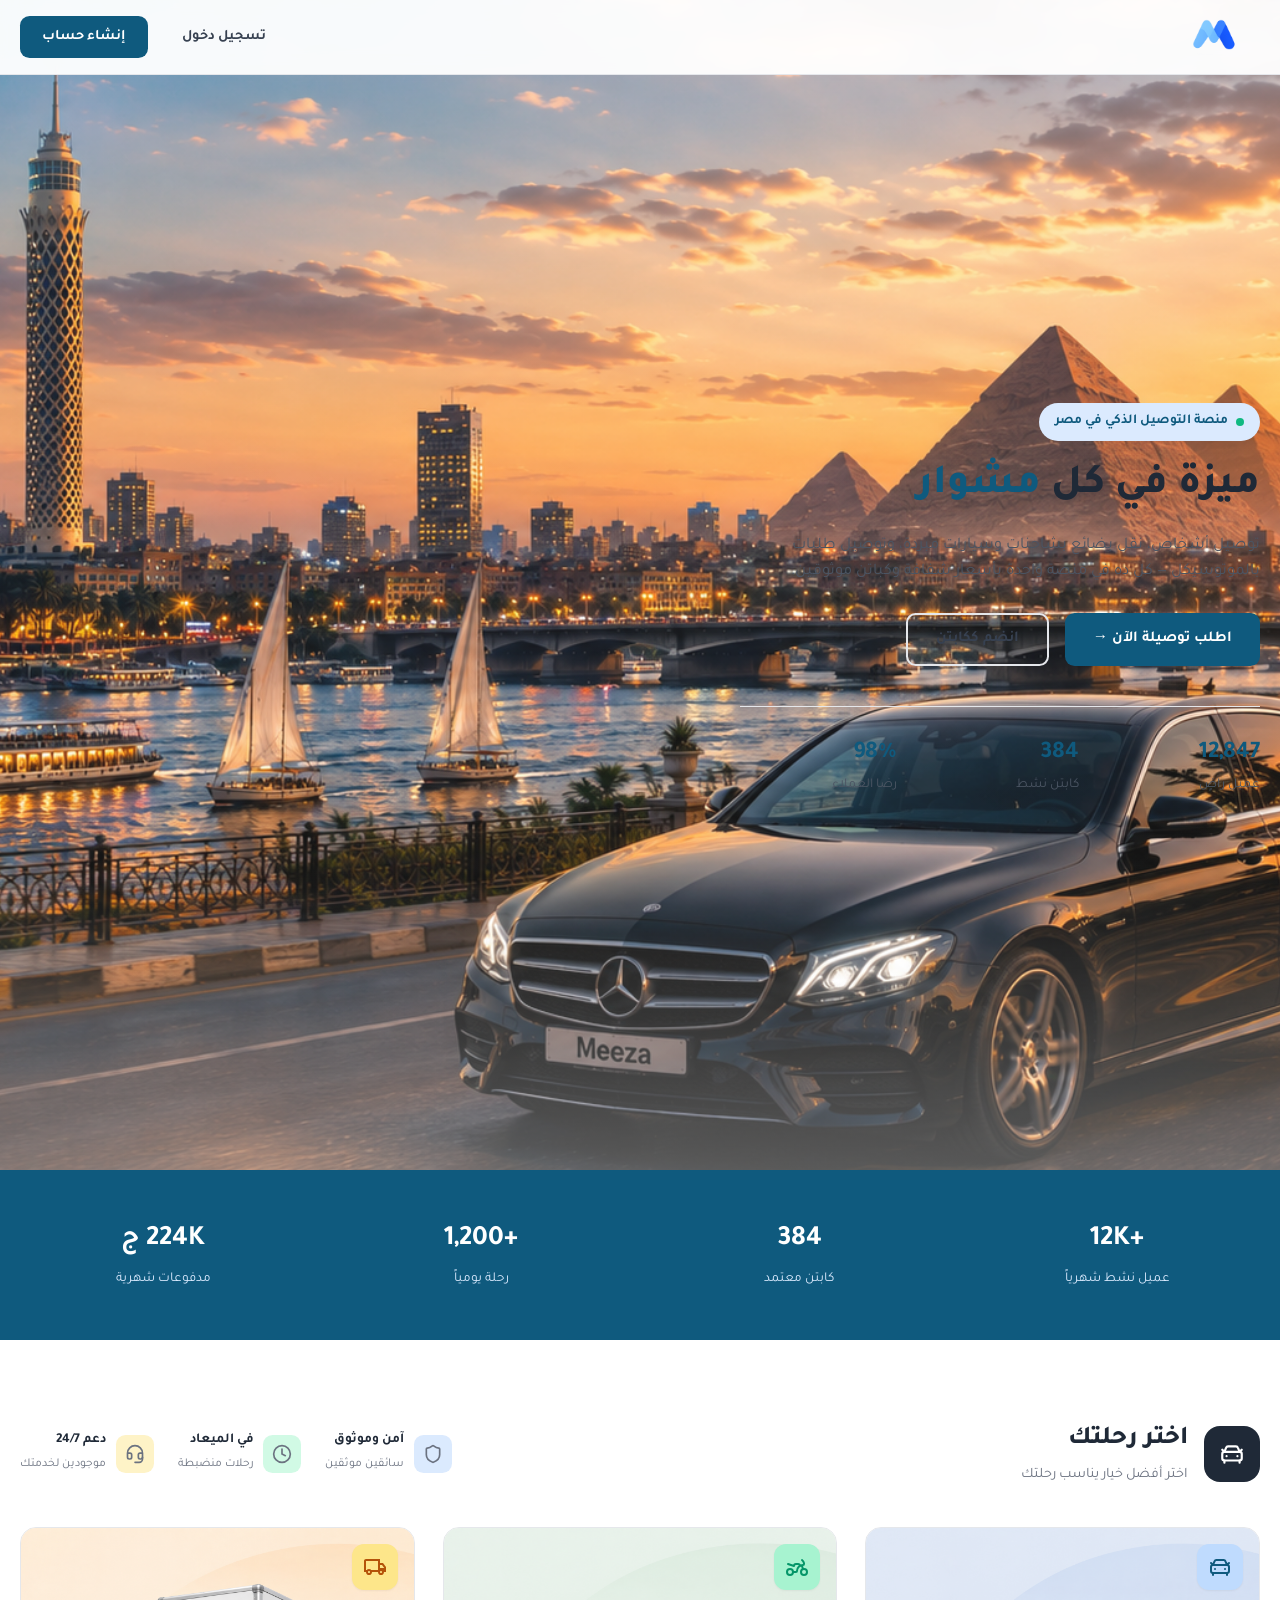
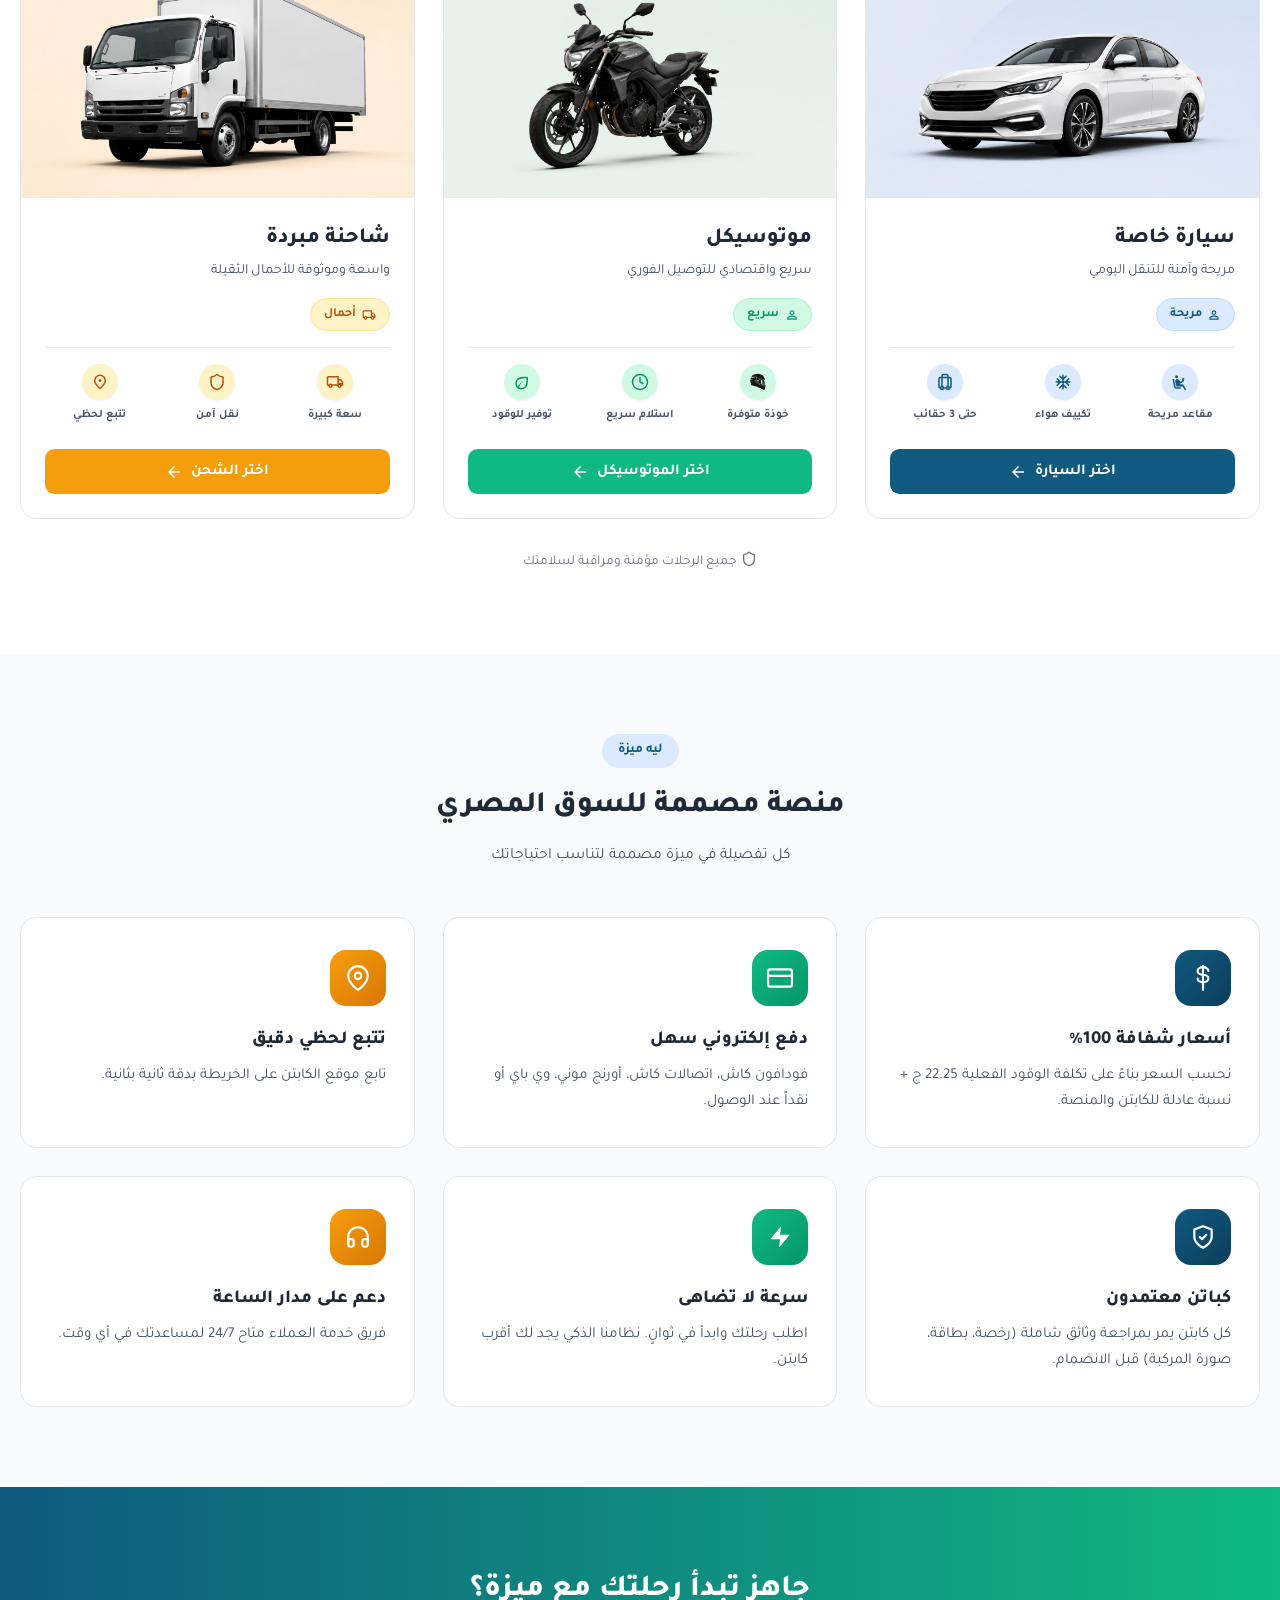
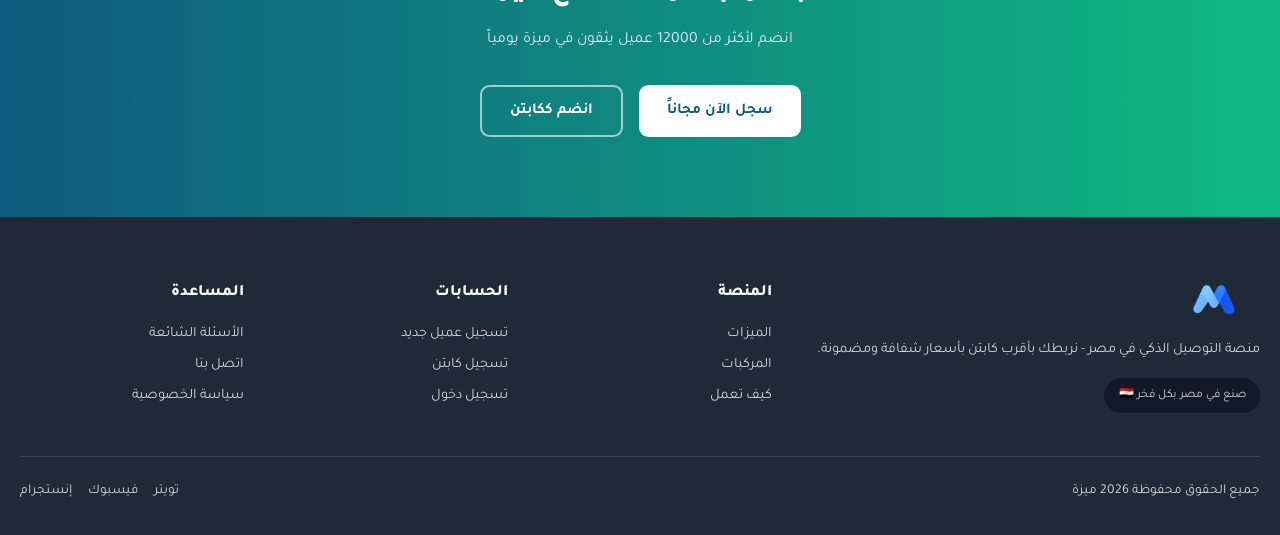
<file: meeza/frontend/index.html>
<!DOCTYPE html>
<html lang="ar" dir="rtl">
<head>
<meta charset="UTF-8">
<meta name="viewport" content="width=device-width, initial-scale=1.0">
<title>ميزة | منصة التوصيل الذكي في مصر</title>
<meta name="description" content="ميزة - منصة توصيل ذكية في مصر لنقل الأشخاص، نقل البضائع الثقيلة بالسيارات المبردة، وتوصيل الطلبات بالموتوسيكل، بأسعار شفافة وكباتن معتمدين.">
<link rel="preconnect" href="https://fonts.googleapis.com">
<link href="https://fonts.googleapis.com/css2?family=Tajawal:wght@300;400;500;700;800&family=Cairo:wght@400;600;700;800&display=swap" rel="stylesheet">
<link rel="stylesheet" href="css/style.css?v=8">
</head>
<body>

<!-- Navbar -->
<nav class="navbar">
  <div class="container">
    <a href="index.html" class="brand">
      <img src="images/ChatGPT13.png" alt="ميزة" class="brand-logo-img">
    </a>
    <div class="nav-links desktop">
      <a href="login.html" class="btn btn-ghost" data-auth-cta>تسجيل دخول</a>
      <a href="register.html" class="btn btn-primary">إنشاء حساب</a>
    </div>
    <button class="nav-toggle">☰</button>
  </div>
  <div class="nav-links mobile hidden" style="flex-direction:column;padding:1rem 1.25rem;border-top:1px solid var(--gray-200);">
    <a href="login.html" class="btn btn-ghost btn-block" style="margin-bottom:.5rem;">تسجيل دخول</a>
    <a href="register.html" class="btn btn-primary btn-block">إنشاء حساب</a>
  </div>
</nav>

<!-- Hero -->
<section class="hero">
  <div class="container hero-grid">
    <div>
      <div class="badge"><span class="dot"></span> منصة التوصيل الذكي في مصر</div>
      <h1>ميزة في كل <span>مشوار</span></h1>
      <p class="lead">توصيل أشخاص، نقل بضائع بشاحنات وسيارات مبردة، وتوصيل طلبات بالموتوسيكل — كل ده في منصة واحدة بأسعار شفافة وكباتن موثوقين.</p>
      <div class="hero-actions">
        <a href="register.html" class="btn btn-primary btn-lg">اطلب توصيلة الآن →</a>
        <a href="register.html?type=driver" class="btn btn-outline btn-lg">انضم ككابتن</a>
      </div>
      <div class="hero-stats">
        <div><b>12,847</b><span>عميل راضٍ</span></div>
        <div><b>384</b><span>كابتن نشط</span></div>
        <div><b>98%</b><span>رضا العملاء</span></div>
      </div>
    </div>
  </div>
</section>

<!-- Stats bar -->
<section class="stats-bar">
  <div class="container grid">
    <div><b>+12K</b><span>عميل نشط شهرياً</span></div>
    <div><b>384</b><span>كابتن معتمد</span></div>
    <div><b>+1,200</b><span>رحلة يومياً</span></div>
    <div><b>224K ج</b><span>مدفوعات شهرية</span></div>
  </div>
</section>

<!-- Services -->
<section class="section">
  <div class="container">
    <div class="ride-head">
      <div class="ride-head-left">
        <div class="ride-head-icon">
          <svg viewBox="0 0 24 24" fill="none" stroke="currentColor" stroke-width="2" stroke-linecap="round" stroke-linejoin="round"><path d="m21 8-2 2-1.5-3.7A2 2 0 0 0 15.646 5H8.4a2 2 0 0 0-1.903 1.257L5 10 3 8"/><path d="M7 14h.01"/><path d="M17 14h.01"/><rect width="18" height="8" x="3" y="10" rx="2"/><path d="M5 18v2"/><path d="M19 18v2"/></svg>
        </div>
        <div>
          <h2>اختر رحلتك</h2>
          <p>اختر أفضل خيار يناسب رحلتك</p>
        </div>
      </div>
      <div class="ride-head-right">
        <div class="trust-item"><span class="trust-ic trust-blue"><svg viewBox="0 0 24 24" fill="none" stroke="currentColor" stroke-width="2" stroke-linecap="round" stroke-linejoin="round"><path d="M20 13c0 5-3.5 7.5-7.66 8.95a1 1 0 0 1-.67-.01C7.5 20.5 4 18 4 13V6a1 1 0 0 1 1-1c2 0 4.5-1.2 6.24-2.72a1.17 1.17 0 0 1 1.52 0C14.51 3.81 17 5 19 5a1 1 0 0 1 1 1z"/></svg></span><div><b>آمن وموثوق</b><span>سائقين موثقين</span></div></div>
        <div class="trust-item"><span class="trust-ic trust-green"><svg viewBox="0 0 24 24" fill="none" stroke="currentColor" stroke-width="2" stroke-linecap="round" stroke-linejoin="round"><circle cx="12" cy="12" r="10"/><path d="M12 6v6l4 2"/></svg></span><div><b>في الميعاد</b><span>رحلات منضبطة</span></div></div>
        <div class="trust-item"><span class="trust-ic trust-orange"><svg viewBox="0 0 24 24" fill="none" stroke="currentColor" stroke-width="2" stroke-linecap="round" stroke-linejoin="round"><path d="M3 11h3a2 2 0 0 1 2 2v3a2 2 0 0 1-2 2H5a2 2 0 0 1-2-2v-5Zm0 0a9 9 0 1 1 18 0m0 0v5a2 2 0 0 1-2 2h-1a2 2 0 0 1-2-2v-3a2 2 0 0 1 2-2h3Z"/><path d="M21 16v2a4 4 0 0 1-4 4h-5"/></svg></span><div><b>دعم 24/7</b><span>موجودين لخدمتك</span></div></div>
      </div>
    </div>

    <div class="grid-3 ride-grid">
      <div class="ride-card ride-blue">
        <div class="ride-img-wrap">
          <span class="ride-badge-icon"><svg viewBox="0 0 24 24" fill="none" stroke="currentColor" stroke-width="2" stroke-linecap="round" stroke-linejoin="round"><path d="m21 8-2 2-1.5-3.7A2 2 0 0 0 15.646 5H8.4a2 2 0 0 0-1.903 1.257L5 10 3 8"/><path d="M7 14h.01"/><path d="M17 14h.01"/><rect width="18" height="8" x="3" y="10" rx="2"/><path d="M5 18v2"/><path d="M19 18v2"/></svg></span>
          <img src="images/private car.png" alt="سيارة خاصة">
        </div>
        <div class="ride-body">
          <h3>سيارة خاصة</h3>
          <p>مريحة وآمنة للتنقل اليومي</p>
          <div class="ride-price-row">
            <span class="ride-pill"><svg class="pill-ic" viewBox="0 -960 960 960" fill="currentColor"><path d="M367-527q-47-47-47-113t47-113q47-47 113-47t113 47q47 47 47 113t-47 113q-47 47-113 47t-113-47ZM160-160v-112q0-34 17.5-62.5T224-378q62-31 126-46.5T480-440q66 0 130 15.5T736-378q29 15 46.5 43.5T800-272v112H160Zm80-80h480v-32q0-11-5.5-20T700-306q-54-27-109-40.5T480-360q-56 0-111 13.5T260-306q-9 5-14.5 14t-5.5 20v32Zm296.5-343.5Q560-607 560-640t-23.5-56.5Q513-720 480-720t-56.5 23.5Q400-673 400-640t23.5 56.5Q447-560 480-560t56.5-23.5ZM480-640Zm0 400Z"/></svg>مريحة</span>
          </div>
          <div class="ride-features">
            <div><span class="ride-feat-ic"><svg viewBox="0 -960 960 960" fill="currentColor"><path d="M300-680q-33 0-56.5-23.5T220-760q0-33 23.5-56.5T300-840q33 0 56.5 23.5T380-760q0 33-23.5 56.5T300-680ZM740-40 624-240H346q-29 0-50.5-17.5T268-304l-43-215q-9-48 21.5-84.5T325-640q24 0 46.5 9.5T409-602l92 113 90-60-11-5q-8-4-10.5-11t1.5-15l50-109q4-8 11.5-11t15.5 1l54 25q8 4 11 11.5t-1 15.5l-37 79 28 41-202 134-37-25 14 58h124q21 0 39 11t29 29L810-80l-70 40Zm-220-80H262q-33 0-60.5-23.5T167-200L80-640h82l88 440h270v80Z"/></svg></span>مقاعد مريحة</div>
            <div><span class="ride-feat-ic"><svg viewBox="0 -960 960 960" fill="currentColor"><path d="M440-246 337-145q-11 11-27.5 11T282-146q-12-11-12-27.5t12-28.5l158-158v-80h-80L201-281q-11 11-27.5 11T145-282q-11-11-11-27.5t11-27.5l101-103H119q-17 0-28-11.5T80-480q0-17 11.5-28.5T120-520h126L145-622q-11-11-11-27.5t12-28.5q11-11 27.5-11t28.5 11l158 158h80v-80L281-758q-11-11-11-27.5t12-28.5q11-11 27.5-11t27.5 11l103 100v-126q0-17 11.5-28.5T480-880q17 0 28.5 11.5T520-840v126l102-100q11-11 27.5-11t28.5 11q11 12 11 28.5T678-758L520-600v80h80l158-158q11-11 27.5-11t28.5 12q11 11 11 27.5T814-622L714-520h126q17 0 28.5 11.5T880-480q0 17-11.5 28.5T840-440H714l100 103q11 11 11 27.5T814-282q-12 12-28.5 12T758-282L600-440h-80v80l158 159q11 11 11 27.5T677-145q-11 11-27.5 11T622-145L520-246v127q0 17-11.5 28T480-80q-17 0-28.5-11.5T440-120v-126Z"/></svg></span>تكييف هواء</div>
            <div><span class="ride-feat-ic"><svg xmlns="http://www.w3.org/2000/svg" width="24" height="24" viewBox="0 0 24 24" fill="none" stroke="currentColor" stroke-width="2" stroke-linecap="round" stroke-linejoin="round"><path d="M6 20a2 2 0 0 1-2-2V8a2 2 0 0 1 2-2h12a2 2 0 0 1 2 2v10a2 2 0 0 1-2 2"/><path d="M8 18V4a2 2 0 0 1 2-2h4a2 2 0 0 1 2 2v14"/><path d="M10 20h4"/><circle cx="16" cy="20" r="2"/><circle cx="8" cy="20" r="2"/></svg></span>حتى 3 حقائب</div>
          </div>
          <button type="button" class="ride-btn ride-btn-blue" onclick="location.href='register.html'">اختر السيارة <svg class="btn-arrow-ic" viewBox="0 -960 960 960" fill="currentColor"><path d="m313-440 224 224-57 56-320-320 320-320 57 56-224 224h487v80H313Z"/></svg></button>
        </div>
      </div>

      <div class="ride-card ride-green">
        <div class="ride-img-wrap">
          <span class="ride-badge-icon"><svg viewBox="0 0 24 24" fill="none" stroke="currentColor" stroke-width="2" stroke-linecap="round" stroke-linejoin="round"><path d="m18 14-1-3"/><path d="m3 9 6 2a2 2 0 0 1 2-2h2a2 2 0 0 1 1.99 1.81"/><path d="M8 17h3a1 1 0 0 0 1-1 6 6 0 0 1 6-6 1 1 0 0 0 1-1v-.75A5 5 0 0 0 17 5"/><circle cx="19" cy="17" r="3"/><circle cx="5" cy="17" r="3"/></svg></span>
          <img src="images/motorcycle.png" alt="موتوسيكل">
        </div>
        <div class="ride-body">
          <h3>موتوسيكل</h3>
          <p>سريع واقتصادي للتوصيل الفوري</p>
          <div class="ride-price-row">
            <span class="ride-pill"><svg class="pill-ic" viewBox="0 -960 960 960" fill="currentColor"><path d="M367-527q-47-47-47-113t47-113q47-47 113-47t113 47q47 47 47 113t-47 113q-47 47-113 47t-113-47ZM160-160v-112q0-34 17.5-62.5T224-378q62-31 126-46.5T480-440q66 0 130 15.5T736-378q29 15 46.5 43.5T800-272v112H160Zm80-80h480v-32q0-11-5.5-20T700-306q-54-27-109-40.5T480-360q-56 0-111 13.5T260-306q-9 5-14.5 14t-5.5 20v32Zm296.5-343.5Q560-607 560-640t-23.5-56.5Q513-720 480-720t-56.5 23.5Q400-673 400-640t23.5 56.5Q447-560 480-560t56.5-23.5ZM480-640Zm0 400Z"/></svg>سريع</span>
          </div>
          <div class="ride-features">
            <div><span class="ride-feat-ic"><img src="images/icons/helmet.png" alt="خوذة"></span>خوذة متوفرة</div>
            <div><span class="ride-feat-ic"><svg viewBox="0 0 24 24" fill="none" stroke="currentColor" stroke-width="2" stroke-linecap="round" stroke-linejoin="round"><circle cx="12" cy="12" r="10"/><path d="M12 6v6l4 2"/></svg></span>استلام سريع</div>
            <div><span class="ride-feat-ic"><svg viewBox="0 -960 960 960" fill="currentColor"><path d="M216-176q-45-45-70.5-104T120-402q0-63 24-124.5T222-642q35-35 86.5-60t122-39.5Q501-756 591.5-759t202.5 7q8 106 5 195t-16.5 160.5q-13.5 71.5-38 125T684-182q-53 53-112.5 77.5T450-80q-65 0-127-25.5T216-176Zm112-16q29 17 59.5 24.5T450-160q46 0 91-18.5t86-59.5q18-18 36.5-50.5t32-85Q709-426 716-500.5t2-177.5q-49-2-110.5-1.5T485-670q-61 9-116 29t-90 55q-45 45-62 89t-17 85q0 59 22.5 103.5T262-246q42-80 111-153.5T534-520q-72 63-125.5 142.5T328-192Zm0 0Zm0 0Z"/></svg></span>توفير للوقود</div>
          </div>
          <button type="button" class="ride-btn ride-btn-green" onclick="location.href='register.html'">اختر الموتوسيكل <svg class="btn-arrow-ic" viewBox="0 -960 960 960" fill="currentColor"><path d="m313-440 224 224-57 56-320-320 320-320 57 56-224 224h487v80H313Z"/></svg></button>
        </div>
      </div>

      <div class="ride-card ride-orange">
        <div class="ride-img-wrap">
          <span class="ride-badge-icon"><svg viewBox="0 -960 960 960" fill="currentColor"><path d="M155-195q-35-35-35-85H40v-440q0-33 23.5-56.5T120-800h560v160h120l120 160v200h-80q0 50-35 85t-85 35q-50 0-85-35t-35-85H360q0 50-35 85t-85 35q-50 0-85-35Zm113.5-56.5Q280-263 280-280t-11.5-28.5Q257-320 240-320t-28.5 11.5Q200-297 200-280t11.5 28.5Q223-240 240-240t28.5-11.5ZM120-360h32q17-18 39-29t49-11q27 0 49 11t39 29h272v-360H120v360Zm628.5 108.5Q760-263 760-280t-11.5-28.5Q737-320 720-320t-28.5 11.5Q680-297 680-280t11.5 28.5Q703-240 720-240t28.5-11.5ZM680-440h170l-90-120h-80v120ZM360-540Z"/></svg></span>
          <img src="images/refrigerated car.png" alt="شاحنة مبردة">
        </div>
        <div class="ride-body">
          <h3>شاحنة مبردة</h3>
          <p>واسعة وموثوقة للأحمال الثقيلة</p>
          <div class="ride-price-row">
            <span class="ride-pill"><svg class="pill-ic" viewBox="0 -960 960 960" fill="currentColor"><path d="M155-195q-35-35-35-85H40v-440q0-33 23.5-56.5T120-800h560v160h120l120 160v200h-80q0 50-35 85t-85 35q-50 0-85-35t-35-85H360q0 50-35 85t-85 35q-50 0-85-35Zm113.5-56.5Q280-263 280-280t-11.5-28.5Q257-320 240-320t-28.5 11.5Q200-297 200-280t11.5 28.5Q223-240 240-240t28.5-11.5ZM120-360h32q17-18 39-29t49-11q27 0 49 11t39 29h272v-360H120v360Zm628.5 108.5Q760-263 760-280t-11.5-28.5Q737-320 720-320t-28.5 11.5Q680-297 680-280t11.5 28.5Q703-240 720-240t28.5-11.5ZM680-440h170l-90-120h-80v120ZM360-540Z"/></svg>أحمال</span>
          </div>
          <div class="ride-features">
            <div><span class="ride-feat-ic"><svg viewBox="0 -960 960 960" fill="currentColor"><path d="M155-195q-35-35-35-85H40v-440q0-33 23.5-56.5T120-800h560v160h120l120 160v200h-80q0 50-35 85t-85 35q-50 0-85-35t-35-85H360q0 50-35 85t-85 35q-50 0-85-35Zm113.5-56.5Q280-263 280-280t-11.5-28.5Q257-320 240-320t-28.5 11.5Q200-297 200-280t11.5 28.5Q223-240 240-240t28.5-11.5ZM120-360h32q17-18 39-29t49-11q27 0 49 11t39 29h272v-360H120v360Zm628.5 108.5Q760-263 760-280t-11.5-28.5Q737-320 720-320t-28.5 11.5Q680-297 680-280t11.5 28.5Q703-240 720-240t28.5-11.5ZM680-440h170l-90-120h-80v120ZM360-540Z"/></svg></span>سعة كبيرة</div>
            <div><span class="ride-feat-ic"><svg viewBox="0 0 24 24" fill="none" stroke="currentColor" stroke-width="2" stroke-linecap="round" stroke-linejoin="round"><path d="M20 13c0 5-3.5 7.5-7.66 8.95a1 1 0 0 1-.67-.01C7.5 20.5 4 18 4 13V6a1 1 0 0 1 1-1c2 0 4.5-1.2 6.24-2.72a1.17 1.17 0 0 1 1.52 0C14.51 3.81 17 5 19 5a1 1 0 0 1 1 1z"/></svg></span>نقل آمن</div>
            <div><span class="ride-feat-ic"><svg viewBox="0 -960 960 960" fill="currentColor"><path d="M536.5-503.5Q560-527 560-560t-23.5-56.5Q513-640 480-640t-56.5 23.5Q400-593 400-560t23.5 56.5Q447-480 480-480t56.5-23.5ZM480-186q122-112 181-203.5T720-552q0-109-69.5-178.5T480-800q-101 0-170.5 69.5T240-552q0 71 59 162.5T480-186Zm0 106Q319-217 239.5-334.5T160-552q0-150 96.5-239T480-880q127 0 223.5 89T800-552q0 100-79.5 217.5T480-80Zm0-480Z"/></svg></span>تتبع لحظي</div>
          </div>
          <button type="button" class="ride-btn ride-btn-orange" onclick="location.href='register.html'">اختر الشحن <svg class="btn-arrow-ic" viewBox="0 -960 960 960" fill="currentColor"><path d="m313-440 224 224-57 56-320-320 320-320 57 56-224 224h487v80H313Z"/></svg></button>
        </div>
      </div>
    </div>

    <div class="ride-footnote"><svg viewBox="0 0 24 24" fill="none" stroke="currentColor" stroke-width="2" stroke-linecap="round" stroke-linejoin="round" style="width:16px;height:16px;vertical-align:-3px;margin-left:4px;"><path d="M20 13c0 5-3.5 7.5-7.66 8.95a1 1 0 0 1-.67-.01C7.5 20.5 4 18 4 13V6a1 1 0 0 1 1-1c2 0 4.5-1.2 6.24-2.72a1.17 1.17 0 0 1 1.52 0C14.51 3.81 17 5 19 5a1 1 0 0 1 1 1z"/></svg>جميع الرحلات مؤمنة ومراقبة لسلامتك</div>
  </div>
</section>

<!-- Features -->
<section class="section" style="background:var(--gray-50);">
  <div class="container">
    <div class="section-head">
      <div class="eyebrow">ليه ميزة</div>
      <h2>منصة مصممة للسوق المصري</h2>
      <p>كل تفصيلة في ميزة مصممة لتناسب احتياجاتك</p>
    </div>
    <div class="grid-3">
      <div class="feature-card">
        <div class="feature-icon tone-blue">
          <svg viewBox="0 0 24 24" fill="none" stroke="currentColor" stroke-width="2" stroke-linecap="round" stroke-linejoin="round"><line x1="12" y1="1" x2="12" y2="23"></line><path d="M17 5.5c0-1.93-2.24-3.5-5-3.5s-5 1.57-5 3.5S9.24 9 12 9s5 1.57 5 3.5S14.76 16 12 16s-5-1.57-5-3.5"></path></svg>
        </div>
        <h3>أسعار شفافة 100%</h3>
        <p>نحسب السعر بناءً على تكلفة الوقود الفعلية <span data-fuel-price>22.25 ج</span> + نسبة عادلة للكابتن والمنصة.</p>
      </div>
      <div class="feature-card">
        <div class="feature-icon tone-green">
          <svg viewBox="0 0 24 24" fill="none" stroke="currentColor" stroke-width="2" stroke-linecap="round" stroke-linejoin="round"><rect x="1" y="4" width="22" height="16" rx="2"></rect><line x1="1" y1="10" x2="23" y2="10"></line></svg>
        </div>
        <h3>دفع إلكتروني سهل</h3>
        <p>فودافون كاش، اتصالات كاش، أورنج موني، وي باي أو نقداً عند الوصول.</p>
      </div>
      <div class="feature-card">
        <div class="feature-icon tone-orange">
          <svg viewBox="0 0 24 24" fill="none" stroke="currentColor" stroke-width="2" stroke-linecap="round" stroke-linejoin="round"><path d="M21 10c0 7-9 13-9 13s-9-6-9-13a9 9 0 0 1 18 0z"></path><circle cx="12" cy="10" r="3"></circle></svg>
        </div>
        <h3>تتبع لحظي دقيق</h3>
        <p>تابع موقع الكابتن على الخريطة بدقة ثانية بثانية.</p>
      </div>
      <div class="feature-card">
        <div class="feature-icon tone-blue">
          <svg viewBox="0 0 24 24" fill="none" stroke="currentColor" stroke-width="2" stroke-linecap="round" stroke-linejoin="round"><path d="M12 22s8-4 8-10V5l-8-3-8 3v7c0 6 8 10 8 10z"></path><polyline points="9 12 11 14 15 10"></polyline></svg>
        </div>
        <h3>كباتن معتمدون</h3>
        <p>كل كابتن يمر بمراجعة وثائق شاملة (رخصة، بطاقة، صورة المركبة) قبل الانضمام.</p>
      </div>
      <div class="feature-card">
        <div class="feature-icon tone-green">
          <svg viewBox="0 0 24 24" fill="currentColor" stroke="none"><polygon points="13 2 3 14 12 14 11 22 21 10 12 10 13 2"></polygon></svg>
        </div>
        <h3>سرعة لا تضاهى</h3>
        <p>اطلب رحلتك وابدأ في ثوانٍ. نظامنا الذكي يجد لك أقرب كابتن.</p>
      </div>
      <div class="feature-card">
        <div class="feature-icon tone-orange">
          <svg viewBox="0 0 24 24" fill="none" stroke="currentColor" stroke-width="2" stroke-linecap="round" stroke-linejoin="round"><path d="M3 18v-6a9 9 0 0 1 18 0v6"></path><path d="M21 19a2 2 0 0 1-2 2h-1a2 2 0 0 1-2-2v-3a2 2 0 0 1 2-2h3zM3 19a2 2 0 0 0 2 2h1a2 2 0 0 0 2-2v-3a2 2 0 0 0-2-2H3z"></path></svg>
        </div>
        <h3>دعم على مدار الساعة</h3>
        <p>فريق خدمة العملاء متاح 24/7 لمساعدتك في أي وقت.</p>
      </div>
    </div>
  </div>
</section>

<!-- CTA -->
<section class="cta">
  <div class="container">
    <h2>جاهز تبدأ رحلتك مع ميزة؟</h2>
    <p>انضم لأكثر من 12000 عميل يثقون في ميزة يومياً</p>
    <div class="cta-actions">
      <a href="register.html" class="btn btn-lg" style="background:#fff;color:var(--primary);">سجل الآن مجاناً</a>
      <a href="register.html?type=driver" class="btn btn-outline-white btn-lg">انضم ككابتن</a>
    </div>
  </div>
</section>

<!-- Footer -->
<footer>
  <div class="container">
    <div class="footer-grid">
      <div>
        <div class="brand" style="margin-bottom:1rem;">
          <img src="images/ChatGPT13.png" alt="ميزة" class="brand-logo-img">
        </div>
        <p style="font-size:.9rem;">منصة التوصيل الذكي في مصر - نربطك بأقرب كابتن بأسعار شفافة ومضمونة.</p>
        <div class="made-in-egypt">صنع في مصر بكل فخر 🇪🇬</div>
      </div>
      <div>
        <h4>المنصة</h4>
        <ul><li><a href="#">الميزات</a></li><li><a href="#">المركبات</a></li><li><a href="#">كيف تعمل</a></li></ul>
      </div>
      <div>
        <h4>الحسابات</h4>
        <ul><li><a href="register.html">تسجيل عميل جديد</a></li><li><a href="register.html?type=driver">تسجيل كابتن</a></li><li><a href="login.html">تسجيل دخول</a></li></ul>
      </div>
      <div>
        <h4>المساعدة</h4>
        <ul><li><a href="#">الأسئلة الشائعة</a></li><li><a href="#">اتصل بنا</a></li><li><a href="#">سياسة الخصوصية</a></li></ul>
      </div>
    </div>
    <div class="footer-bottom">
      <p>جميع الحقوق محفوظة 2026 ميزة</p>
      <div style="display:flex;gap:1rem;">
        <a href="#">تويتر</a><a href="#">فيسبوك</a><a href="#">إنستجرام</a>
      </div>
    </div>
  </div>
</footer>

<script src="js/config.js"></script>
<script src="js/api.js"></script>
<script src="js/main.js"></script>
<script src="js/chat-widget.js"></script>
</body>
</html>
</file>
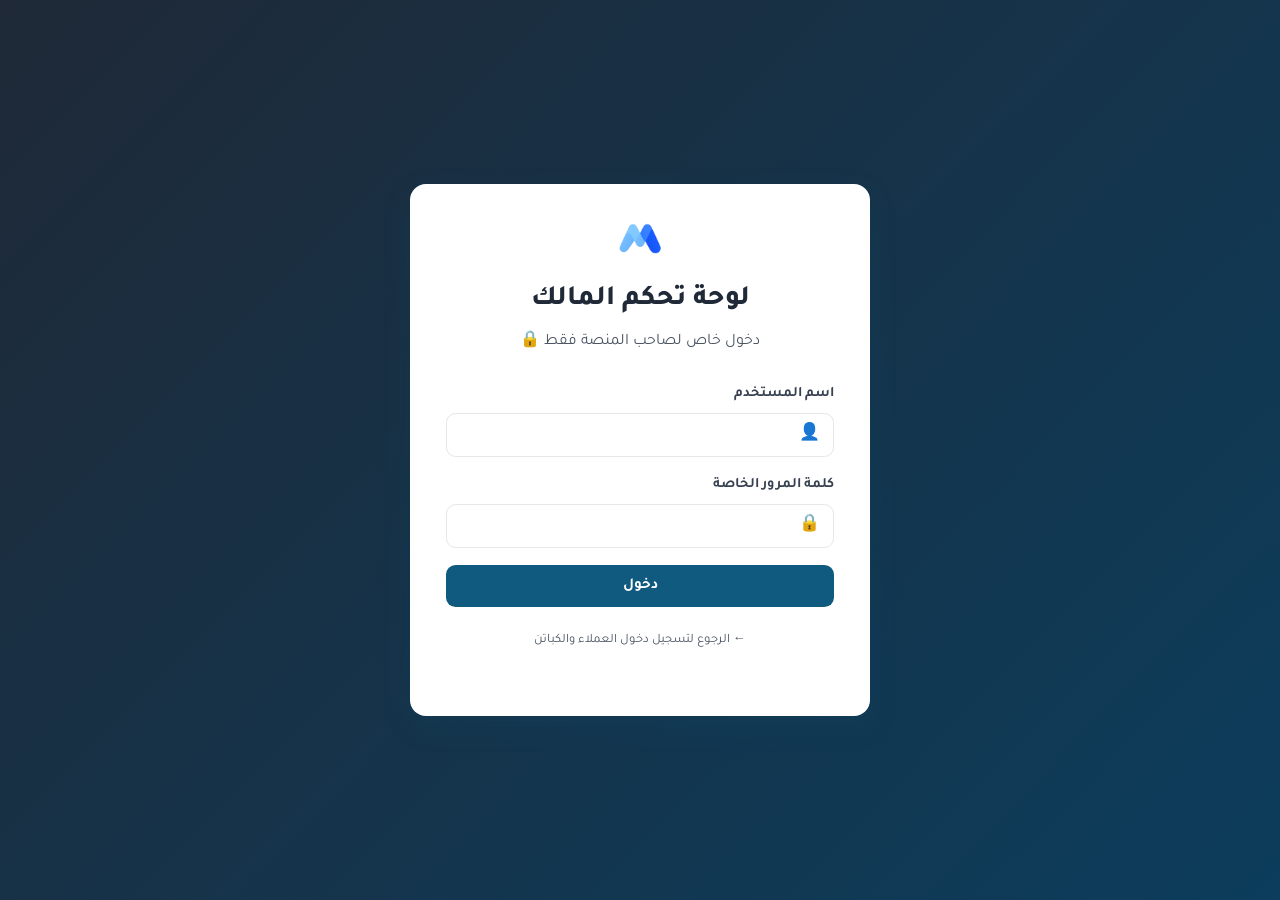
<file: meeza/frontend/admin-dashboard.html>
<!DOCTYPE html>
<html lang="ar" dir="rtl">
<head>
<meta charset="UTF-8">
<meta name="viewport" content="width=device-width, initial-scale=1.0">
<title>لوحة تحكم المالك | ميزة</title>
<link href="https://fonts.googleapis.com/css2?family=Tajawal:wght@300;400;500;700;800&family=Cairo:wght@400;600;700;800&display=swap" rel="stylesheet">
<link rel="stylesheet" href="css/style.css?v=8">
</head>
<body class="dash-body">

<header class="dash-header" style="background:var(--dark);">
  <div class="container">
    <div class="dash-header-left">
      <button class="sidebar-toggle-btn on-dark" id="sidebarToggle" aria-label="إظهار/إخفاء القائمة الجانبية">
        <svg viewBox="0 0 24 24" fill="none" stroke="currentColor" stroke-width="2.2" stroke-linecap="round" stroke-linejoin="round"><line x1="4" y1="7" x2="20" y2="7"></line><line x1="4" y1="12" x2="20" y2="12"></line><line x1="4" y1="17" x2="20" y2="17"></line></svg>
      </button>
      <div class="brand">
        <img src="images/ChatGPT13.png" alt="ميزة" class="brand-logo-img">
      </div>
    </div>
    <div class="dash-header-right">
      <button class="btn btn-outline-white btn-sm" id="logoutBtn">🚪 خروج</button>
    </div>
  </div>
</header>

<div class="dash-layout">
  <aside class="sidebar" id="sidebar">
    <nav>
      <a class="active" data-tab="overview">📊 نظرة عامة</a>
      <a data-tab="applications">🪪 طلبات الكباتن</a>
      <a data-tab="drivers">🚕 الكباتن المعتمدون</a>
      <a data-tab="customers">👥 العملاء</a>
      <a data-tab="trips">📦 الرحلات</a>
      <a data-tab="earnings">📈 التقارير المالية</a>
      <a data-tab="pricing">💰 نظام التسعير</a>
      <a data-tab="messages">💬 الرسائل</a>
    </nav>
  </aside>

  <main class="main-panel">

    <!-- ===== نظرة عامة ===== -->
    <section id="tab-overview">
      <div class="panel-head"><div><h1>نظرة عامة</h1><p>ملخص أداء المنصة</p></div></div>
      <div class="grid-4" style="margin-bottom:2rem;">
        <div class="stat-card stat-blue"><div><p class="label">إجمالي العملاء</p><p class="value" id="ov_customers">0</p></div><div class="ic">👥</div></div>
        <div class="stat-card stat-green"><div><p class="label">كباتن معتمدون</p><p class="value" id="ov_drivers">0</p></div><div class="ic">🚕</div></div>
        <div class="stat-card stat-yellow"><div><p class="label">طلبات قيد المراجعة</p><p class="value" id="ov_pending">0</p></div><div class="ic">⏳</div></div>
        <div class="stat-card stat-purple"><div><p class="label">رحلات اليوم</p><p class="value" id="ov_trips_today">0</p></div><div class="ic">📦</div></div>
      </div>
      <div class="grid-2" style="margin-bottom:1.5rem;">
        <div class="card"><p class="label" style="color:var(--gray-600);">إجمالي إيرادات المنصة</p><p style="font-size:2rem;font-weight:800;color:var(--primary);" id="ov_revenue">0 ج</p></div>
        <div class="card"><p class="label" style="color:var(--gray-600);">سعر البنزين الحالي (أكتان 92)</p><p style="font-size:2rem;font-weight:800;color:var(--green);" id="ov_fuel">0 ج / لتر</p></div>
      </div>
      <div class="grid-2">
        <div class="card"><p class="label" style="color:var(--gray-600);">رحلات حية الآن</p><p style="font-size:2rem;font-weight:800;color:var(--primary);" id="ov_live">0</p></div>
        <div class="card"><p class="label" style="color:var(--gray-600);">مديونية الكباتن المستحقة</p><p style="font-size:2rem;font-weight:800;color:var(--red);" id="ov_debt">0 ج</p></div>
      </div>
    </section>

    <!-- ===== طلبات الكباتن ===== -->
    <section id="tab-applications" class="hidden">
      <div class="panel-head"><div><h1>طلبات انضمام الكباتن</h1><p>راجع البيانات والوثائق ووافق أو ارفض الطلب</p></div></div>
      <div class="pill-tabs">
        <button type="button" class="active" data-status="pending">قيد المراجعة</button>
        <button type="button" data-status="approved">تمت الموافقة</button>
        <button type="button" data-status="rejected">مرفوضة</button>
      </div>
      <div id="applicationsList"></div>
    </section>

    <!-- ===== الكباتن المعتمدون ===== -->
    <section id="tab-drivers" class="hidden">
      <div class="panel-head"><div><h1>الكباتن المعتمدون</h1><p>متابعة الرحلات ومديونية عمولة المنصة لكل كابتن</p></div></div>
      <div class="card" style="overflow:auto;">
        <table class="data-table">
          <thead><tr><th>الاسم</th><th>الهاتف</th><th>نوع المركبة</th><th>الحالة</th><th>عدد الرحلات</th><th>المديونية</th><th>إجراء</th></tr></thead>
          <tbody id="driversTableBody"></tbody>
        </table>
      </div>
    </section>

    <!-- ===== العملاء ===== -->
    <section id="tab-customers" class="hidden">
      <div class="panel-head"><div><h1>العملاء</h1><p>مراجعة العملاء وحظرهم عند الحاجة</p></div></div>
      <div class="card" style="overflow:auto;">
        <table class="data-table">
          <thead><tr><th>الاسم</th><th>البريد الإلكتروني</th><th>الهاتف</th><th>عدد الرحلات</th><th>الحالة</th><th>إجراء</th></tr></thead>
          <tbody id="customersTableBody"></tbody>
        </table>
      </div>
    </section>

    <!-- ===== الرحلات ===== -->
    <section id="tab-trips" class="hidden">
      <div class="panel-head"><div><h1>كل الرحلات</h1></div></div>
      <div class="pill-tabs">
        <button type="button" class="active" data-tripfilter="">الكل</button>
        <button type="button" data-tripfilter="accepted">حية الآن</button>
        <button type="button" data-tripfilter="pending">بانتظار كابتن</button>
        <button type="button" data-tripfilter="completed">مكتملة</button>
      </div>
      <div class="card" style="overflow:auto;">
        <table class="data-table">
          <thead><tr><th>العميل</th><th>الكابتن</th><th>الخدمة</th><th>من / إلى</th><th>السعر</th><th>الدفع</th><th>الحالة</th><th>إجراء</th></tr></thead>
          <tbody id="tripsTableBody"></tbody>
        </table>
      </div>
    </section>

    <!-- ===== التقارير المالية ===== -->
    <section id="tab-earnings" class="hidden">
      <div class="panel-head"><div><h1>التقارير المالية</h1><p>إيرادات المنصة اليومية والشهرية من عمولة الرحلات</p></div></div>
      <div class="grid-2">
        <div class="card">
          <h3 style="margin-bottom:1rem;">آخر 30 يوم</h3>
          <div id="dailyEarningsList"></div>
        </div>
        <div class="card">
          <h3 style="margin-bottom:1rem;">آخر 12 شهر</h3>
          <div id="monthlyEarningsList"></div>
        </div>
      </div>
    </section>

    <!-- ===== نظام التسعير ===== -->
    <section id="tab-pricing" class="hidden">
      <div class="panel-head"><div><h1>نظام التسعير</h1><p>تحكم بسعر الوقود ونسب توزيع الأرباح — يتم الحساب تلقائياً في كل الرحلات الجديدة</p></div></div>

      <div class="grid-2">
        <div class="card">
          <h3 style="margin-bottom:1rem;">سعر الوقود</h3>
          <form id="fuelForm">
            <div class="field">
              <label>سعر لتر بنزين 92 (جنيه)</label>
              <div class="input-wrap"><span class="ic">⛽</span><input type="number" step="0.01" id="fuelPrice" required></div>
            </div>
            <button type="submit" class="btn btn-primary btn-block">تحديث سعر الوقود</button>
          </form>
        </div>

        <div class="card">
          <h3 style="margin-bottom:1rem;">نسب توزيع السعر</h3>
          <form id="pricingForm">
            <div class="field"><label>نسبة المنصة %</label><input type="number" step="0.1" id="platformPct" required></div>
            <div class="field"><label>نسبة الوقود %</label><input type="number" step="0.1" id="fuelPct" required></div>
            <div class="field"><label>نسبة الصيانة والاستهلاك %</label><input type="number" step="0.1" id="maintenancePct" required></div>
            <div class="field"><label>نسبة صافي ربح الكابتن %</label><input type="number" step="0.1" id="driverPct" required></div>
            <small id="pctSum" style="display:block;margin-bottom:1rem;color:var(--gray-500);"></small>
            <button type="submit" class="btn btn-green btn-block">حفظ النسب</button>
          </form>
        </div>
      </div>

      <div class="grid-2" style="margin-top:1.5rem;">
        <div class="card">
          <h3 style="margin-bottom:1rem;">محفظة المنصة الإلكترونية</h3>
          <form id="walletForm">
            <div class="field">
              <label>رقم المحفظة (فودافون كاش / وي باي.. إلخ)</label>
              <div class="input-wrap"><span class="ic">💳</span><input type="text" id="walletNumber" placeholder="مثال: 01000000000"></div>
              <small>هيظهر ده للعملاء لما يختاروا الدفع بالمحفظة الإلكترونية</small>
            </div>
            <button type="submit" class="btn btn-outline btn-block">حفظ رقم المحفظة</button>
          </form>
        </div>

        <div class="card">
          <h3 style="margin-bottom:1rem;">معدل استهلاك الوقود لكل نوع مركبة (كم لكل لتر)</h3>
          <div class="grid-4" id="efficiencyFields"></div>
          <button type="button" class="btn btn-outline" id="saveEfficiencyBtn" style="margin-top:1rem;">حفظ معدلات الاستهلاك</button>
        </div>
      </div>

      <div class="grid-2" style="margin-top:1.5rem;">
        <div class="card">
          <h3 style="margin-bottom:.4rem;">وضع التسعير</h3>
          <p style="color:var(--gray-500);font-size:.85rem;margin-bottom:1rem;">
            اختار طريقة حساب السعر. الوضع الافتراضي (حساب الوقود) هو اللي شغال دلوقتي ومش هيتغيّر إلا لو غيّرته بنفسك هنا.
          </p>
          <div class="field">
            <label style="display:flex;align-items:center;gap:.5rem;cursor:pointer;margin-bottom:.6rem;">
              <input type="radio" name="pricingMode" value="fuel_based" id="modeFuelBased" style="width:auto;">
              حساب حسب استهلاك الوقود <small style="color:var(--gray-500);">(الوضع الحالي)</small>
            </label>
            <label style="display:flex;align-items:center;gap:.5rem;cursor:pointer;">
              <input type="radio" name="pricingMode" value="per_km" id="modePerKm" style="width:auto;">
              سعر ثابت لكل كيلومتر
            </label>
          </div>
          <button type="button" class="btn btn-primary btn-block" id="savePricingModeBtn" style="margin-top:1rem;">حفظ وضع التسعير</button>
        </div>

        <div class="card">
          <h3 style="margin-bottom:.4rem;">سعر الكيلومتر الواحد لكل نوع مركبة (جنيه)</h3>
          <p style="color:var(--gray-500);font-size:.85rem;margin-bottom:1rem;">
            بيتفعّل بس لو اخترت وضع "سعر ثابت لكل كيلومتر" — السعر النهائي = المسافة (كم) × الرقم هنا.
          </p>
          <div class="grid-4" id="pricePerKmFields"></div>
          <button type="button" class="btn btn-outline" id="savePricePerKmBtn" style="margin-top:1rem;">حفظ أسعار الكيلومتر</button>
        </div>
      </div>
    </section>

    <!-- ===== الرسائل ===== -->
    <section id="tab-messages" class="hidden">
      <div class="panel-head"><div><h1>الرسائل</h1><p>محادثات الدعم مع العملاء والكباتن</p></div></div>
      <div class="grid-2" style="align-items:flex-start;">
        <div class="card" style="max-height:600px;overflow:auto;padding:1rem;">
          <div id="conversationsList"></div>
        </div>
        <div class="card" style="height:600px;display:flex;flex-direction:column;padding:0;overflow:hidden;">
          <div id="threadHeader" style="padding:1.25rem;border-bottom:1px solid var(--gray-200);font-weight:800;">اختر محادثة من القائمة لعرضها</div>
          <div id="threadMessages" class="chat-messages" style="flex:1;"></div>
          <form id="threadReplyForm" class="chat-input-row hidden">
            <input type="text" id="threadReplyInput" placeholder="اكتب ردك هنا..." autocomplete="off">
            <button type="submit" class="chat-send-btn">➤</button>
          </form>
        </div>
      </div>
    </section>
  </main>
</div>

<!-- Modal لعرض تفاصيل طلب الكابتن -->
<div class="modal-overlay hidden" id="appModal">
  <div class="modal-box" id="appModalContent"></div>
</div>

<script src="js/config.js"></script>
<script src="js/api.js"></script>
<script src="js/admin.js"></script>
</body>
</html>
</file>
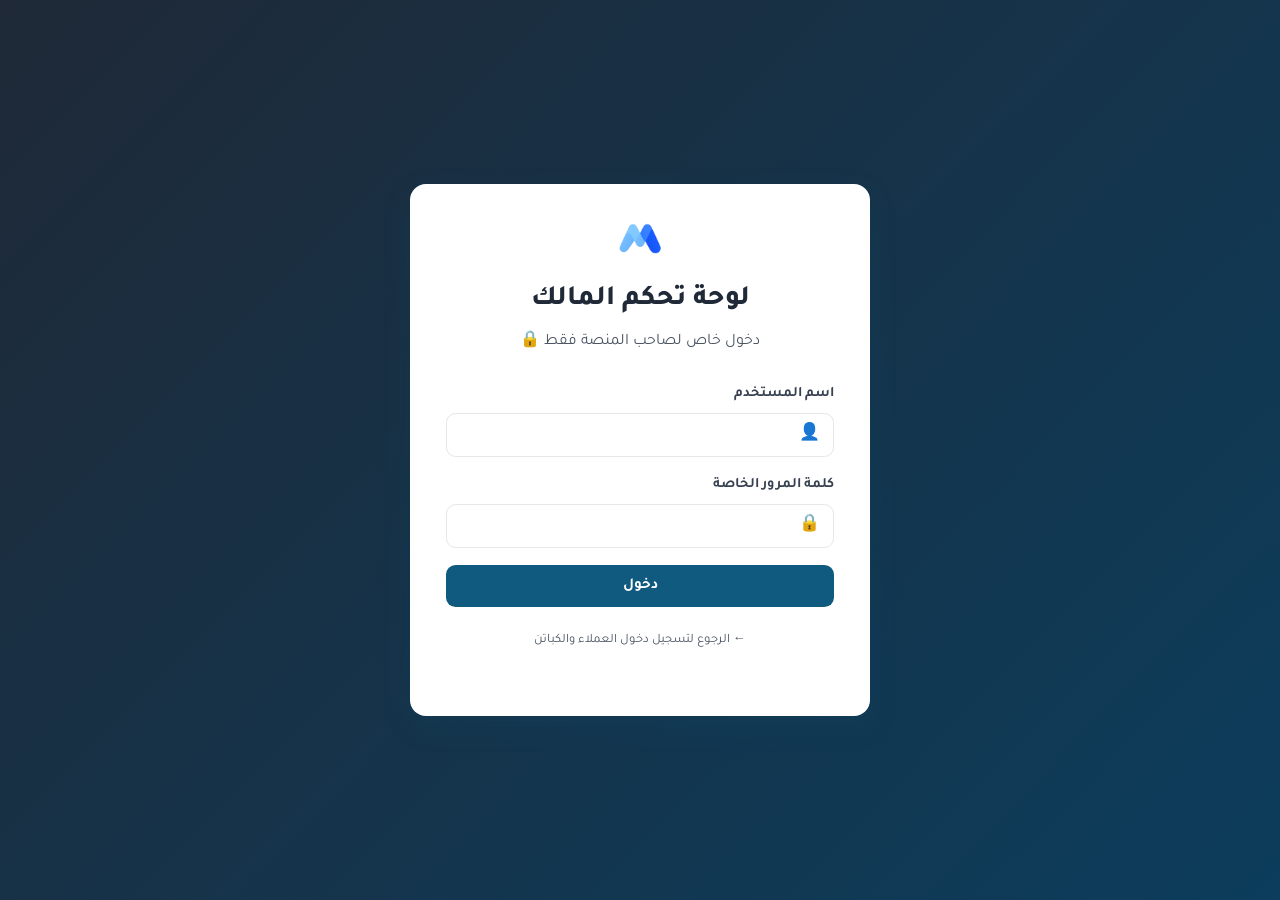
<file: meeza/frontend/admin-login.html>
<!DOCTYPE html>
<html lang="ar" dir="rtl">
<head>
<meta charset="UTF-8">
<meta name="viewport" content="width=device-width, initial-scale=1.0">
<title>دخول لوحة التحكم | ميزة</title>
<link href="https://fonts.googleapis.com/css2?family=Tajawal:wght@300;400;500;700;800&family=Cairo:wght@400;600;700;800&display=swap" rel="stylesheet">
<link rel="stylesheet" href="css/style.css?v=8">
</head>
<body class="auth-shell" style="background:linear-gradient(135deg,#1F2937,#0C3D5C);">

<div class="auth-wrap" style="min-height:100vh;">
  <div class="auth-card">
    <div style="text-align:center;margin-bottom:1rem;">
      <img src="images/ChatGPT13.png" alt="ميزة" class="brand-logo-img" style="margin:0 auto;transform-origin:center;">
    </div>
    <h1>لوحة تحكم المالك</h1>
    <p class="sub">دخول خاص لصاحب المنصة فقط 🔒</p>

    <div id="alertBox"></div>

    <form id="adminLoginForm">
      <div class="field">
        <label>اسم المستخدم</label>
        <div class="input-wrap"><span class="ic">👤</span><input type="text" id="a_username" required></div>
      </div>
      <div class="field">
        <label>كلمة المرور الخاصة</label>
        <div class="input-wrap"><span class="ic">🔒</span><input type="password" id="a_password" required></div>
      </div>
      <button type="submit" class="btn btn-primary btn-block btn-lg" id="adminSubmitBtn">دخول</button>
    </form>

    <div class="sub" style="margin-top:1.5rem;font-size:.8rem;">
      <a href="login.html" style="color:var(--gray-600);">← الرجوع لتسجيل دخول العملاء والكباتن</a>
    </div>
  </div>
</div>

<script src="js/config.js"></script>
<script src="js/api.js"></script>
<script>
document.getElementById("adminLoginForm").addEventListener("submit", async (e) => {
  e.preventDefault();
  const box = document.getElementById("alertBox");
  const btn = document.getElementById("adminSubmitBtn");
  btn.disabled = true; btn.innerHTML = '<span class="loader"></span>';
  try {
    const data = await apiRequest("/api/auth/admin-login/", {
      method: "POST",
      body: {
        username: document.getElementById("a_username").value,
        password: document.getElementById("a_password").value,
      },
      noAuth: true,
    });
    Auth.setAdminToken(data.token);
    showSuccessModal({
      icon: "🔑",
      title: "أهلاً بيك يا مدير المنصة",
      message: "تم تسجيل الدخول للوحة التحكم بنجاح",
      buttonText: "دخول اللوحة →",
      onConfirm: () => window.location.href = "admin-dashboard.html",
    });
  } catch (err) {
    box.innerHTML = `<div class="alert alert-error">${err.message || "بيانات الدخول غير صحيحة"}</div>`;
  } finally {
    btn.disabled = false; btn.textContent = "دخول";
  }
});
</script>
</body>
</html>
</file>
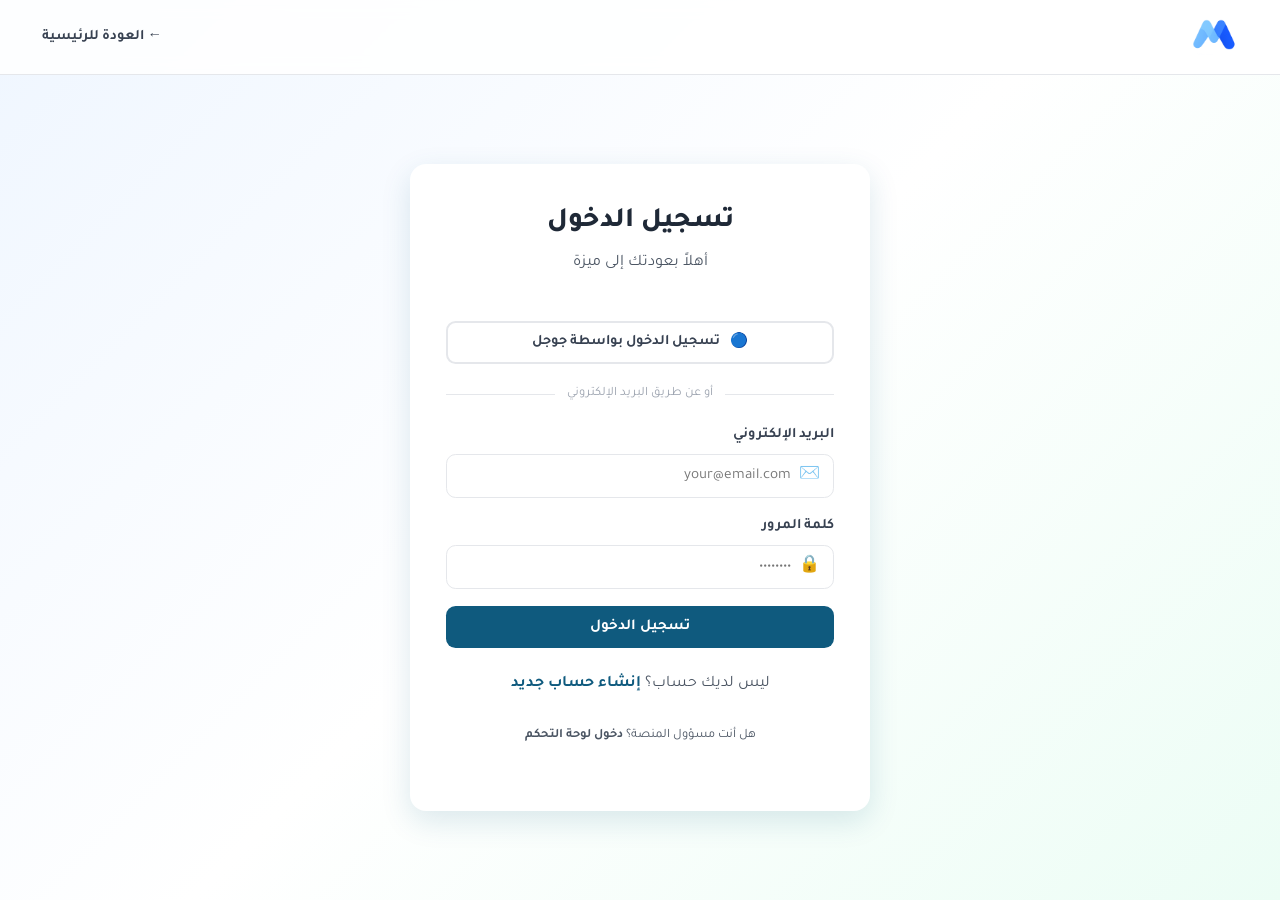
<file: meeza/frontend/login.html>
<!DOCTYPE html>
<html lang="ar" dir="rtl">
<head>
<meta charset="UTF-8">
<meta name="viewport" content="width=device-width, initial-scale=1.0">
<title>تسجيل الدخول | ميزة</title>
<link href="https://fonts.googleapis.com/css2?family=Tajawal:wght@300;400;500;700;800&family=Cairo:wght@400;600;700;800&display=swap" rel="stylesheet">
<link rel="stylesheet" href="css/style.css?v=8">
<script src="https://accounts.google.com/gsi/client" async defer></script>
</head>
<body class="auth-shell">

<div class="auth-header">
  <div class="container">
    <a href="index.html" class="brand">
      <img src="images/ChatGPT13.png" alt="ميزة" class="brand-logo-img">
    </a>
    <a href="index.html" class="btn btn-ghost">← العودة للرئيسية</a>
  </div>
</div>

<div class="auth-wrap">
  <div class="auth-card">
    <h1>تسجيل الدخول</h1>
    <p class="sub">أهلاً بعودتك إلى ميزة</p>

    <div id="alertBox"></div>

    <!-- Google Sign-In -->
    <div id="googleBtnContainer" style="display:flex;justify-content:center;margin-bottom:1rem;"></div>
    <button class="btn-google" id="googleFallbackBtn">
      <span>🔵</span> تسجيل الدخول بواسطة جوجل
    </button>

    <div class="divider">أو عن طريق البريد الإلكتروني</div>

    <form id="loginForm">
      <div class="field">
        <label for="email">البريد الإلكتروني</label>
        <div class="input-wrap">
          <span class="ic">✉️</span>
          <input id="email" type="email" placeholder="your@email.com" required>
        </div>
      </div>
      <div class="field">
        <label for="password">كلمة المرور</label>
        <div class="input-wrap">
          <span class="ic">🔒</span>
          <input id="password" type="password" placeholder="••••••••" required>
        </div>
      </div>
      <button type="submit" class="btn btn-primary btn-block btn-lg" id="submitBtn">تسجيل الدخول</button>
    </form>

    <div class="sub" style="margin-top:1.5rem;">
      ليس لديك حساب؟ <a href="register.html" style="color:var(--primary);font-weight:700;">إنشاء حساب جديد</a>
    </div>
    <div class="sub" style="margin-top:.5rem;font-size:.8rem;">
      هل أنت مسؤول المنصة؟ <a href="admin-login.html" style="color:var(--gray-600);font-weight:700;">دخول لوحة التحكم</a>
    </div>
  </div>
</div>

<script src="js/config.js"></script>
<script src="js/api.js"></script>
<script src="js/auth.js"></script>
</body>
</html>
</file>
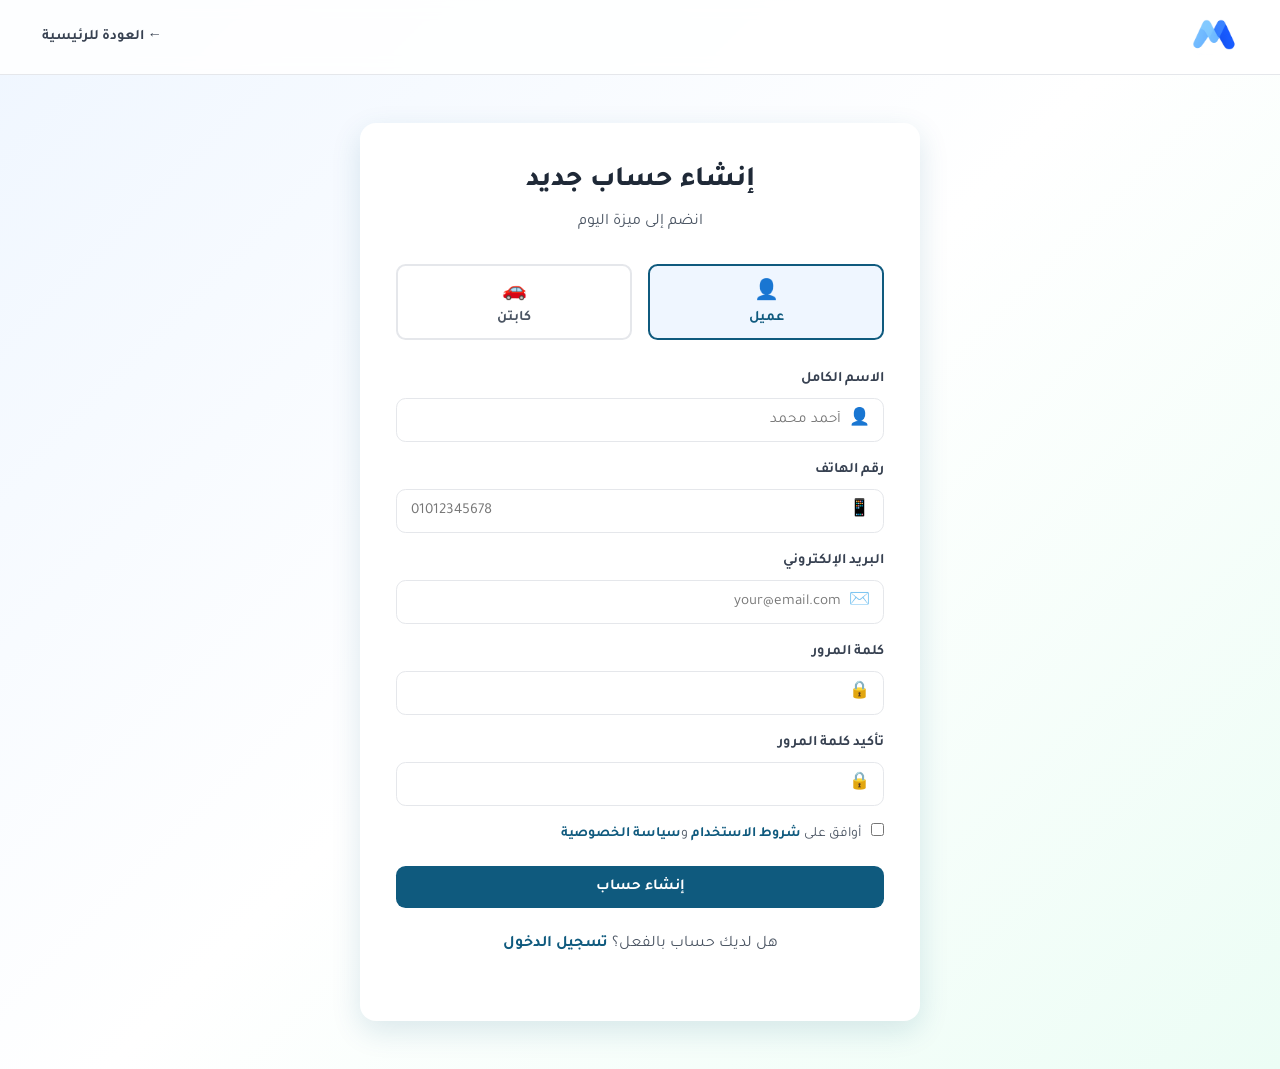
<file: meeza/frontend/register.html>
<!DOCTYPE html>
<html lang="ar" dir="rtl">
<head>
<meta charset="UTF-8">
<meta name="viewport" content="width=device-width, initial-scale=1.0">
<title>إنشاء حساب | ميزة</title>
<link href="https://fonts.googleapis.com/css2?family=Tajawal:wght@300;400;500;700;800&family=Cairo:wght@400;600;700;800&display=swap" rel="stylesheet">
<link rel="stylesheet" href="css/style.css?v=8">
</head>
<body class="auth-shell">

<div class="auth-header">
  <div class="container">
    <a href="index.html" class="brand">
      <img src="images/ChatGPT13.png" alt="ميزة" class="brand-logo-img">
    </a>
    <a href="index.html" class="btn btn-ghost">← العودة للرئيسية</a>
  </div>
</div>

<div class="auth-wrap">
  <div class="auth-card" style="max-width:560px;">
    <h1>إنشاء حساب جديد</h1>
    <p class="sub">انضم إلى ميزة اليوم</p>

    <div id="alertBox"></div>

    <div class="type-toggle">
      <button type="button" id="btnCustomer" class="active-customer">
        <span class="ic">👤</span> عميل
      </button>
      <button type="button" id="btnDriver">
        <span class="ic">🚗</span> كابتن
      </button>
    </div>

    <!-- ===================== نموذج العميل ===================== -->
    <form id="customerForm">
      <div class="field">
        <label>الاسم الكامل</label>
        <div class="input-wrap"><span class="ic">👤</span><input type="text" id="c_name" placeholder="أحمد محمد" required></div>
      </div>
      <div class="field">
        <label>رقم الهاتف</label>
        <div class="input-wrap"><span class="ic">📱</span><input type="tel" id="c_phone" placeholder="01012345678" pattern="01[0125][0-9]{8}" required></div>
      </div>
      <div class="field">
        <label>البريد الإلكتروني</label>
        <div class="input-wrap"><span class="ic">✉️</span><input type="email" id="c_email" placeholder="your@email.com" required></div>
      </div>
      <div class="field">
        <label>كلمة المرور</label>
        <div class="input-wrap"><span class="ic">🔒</span><input type="password" id="c_password" minlength="6" required></div>
      </div>
      <div class="field">
        <label>تأكيد كلمة المرور</label>
        <div class="input-wrap"><span class="ic">🔒</span><input type="password" id="c_password2" minlength="6" required></div>
      </div>
      <label class="check-row">
        <input type="checkbox" required>
        <span>أوافق على <a href="#">شروط الاستخدام</a> و<a href="#">سياسة الخصوصية</a></span>
      </label>
      <button type="submit" class="btn btn-primary btn-block btn-lg" id="customerSubmitBtn">إنشاء حساب</button>
    </form>

    <!-- ===================== نموذج الكابتن ===================== -->
    <form id="driverForm" class="hidden" enctype="multipart/form-data">
      <div class="alert alert-info">لازم ترفع صور واضحة عشان نراجع طلبك بسرعة. طلبك هيتراجع من فريق ميزة وهنبلغك بالنتيجة.</div>

      <label>نوع المركبة</label>
      <div class="vehicle-toggle" id="vehicleToggle" style="margin-top:.5rem;">
        <button type="button" data-vehicle="private_car" class="active">🚗 سيارة خاصة</button>
        <button type="button" data-vehicle="pickup_truck">🛻 سيارة نقل (بيك أب)</button>
        <button type="button" data-vehicle="refrigerated_truck">🧊 شاحنة مبردة</button>
      </div>
      <div class="vehicle-toggle">
        <button type="button" data-vehicle="motorcycle">🏍️ موتوسيكل توصيل</button>
      </div>
      <input type="hidden" id="d_vehicle_type" value="private_car">

      <div class="field">
        <label>الاسم الكامل</label>
        <div class="input-wrap"><span class="ic">👤</span><input type="text" id="d_name" placeholder="محمد علي" required></div>
      </div>
      <div class="field">
        <label>رقم الهاتف</label>
        <div class="input-wrap"><span class="ic">📱</span><input type="tel" id="d_phone" placeholder="01012345678" pattern="01[0125][0-9]{8}" required></div>
      </div>
      <div class="field">
        <label>البريد الإلكتروني</label>
        <div class="input-wrap"><span class="ic">✉️</span><input type="email" id="d_email" placeholder="your@email.com" required></div>
      </div>
      <div class="field">
        <label>كلمة المرور</label>
        <div class="input-wrap"><span class="ic">🔒</span><input type="password" id="d_password" minlength="6" required></div>
      </div>

      <div class="field file">
        <label id="vehiclePhotoLabel">صورة واضحة للمركبة</label>
        <input type="file" id="d_vehicle_photo" accept="image/*" required>
        <small>صورة واضحة تُظهر المركبة بالكامل</small>
      </div>
      <div class="field file">
        <label>صورة رخصة القيادة</label>
        <input type="file" id="d_license_photo" accept="image/*" required>
      </div>
      <div class="field file">
        <label>صورة شخصية ممسكاً البطاقة (وش البطاقة)</label>
        <input type="file" id="d_id_selfie_front" accept="image/*" required>
        <small>صورتك وأنت ماسك البطاقة الشخصية بجانب وشك، من ناحية الوش</small>
      </div>
      <div class="field file">
        <label>صورة ظهر البطاقة الشخصية</label>
        <input type="file" id="d_id_photo_back" accept="image/*" required>
      </div>

      <label class="check-row">
        <input type="checkbox" required>
        <span>أوافق على <a href="#">شروط الاستخدام</a> و<a href="#">سياسة الخصوصية</a> وأقر بصحة البيانات المُقدمة</span>
      </label>

      <button type="submit" class="btn btn-green btn-block btn-lg" id="driverSubmitBtn">إرسال طلب الانضمام</button>
    </form>

    <div class="sub" style="margin-top:1.5rem;">
      هل لديك حساب بالفعل؟ <a href="login.html" style="color:var(--primary);font-weight:700;">تسجيل الدخول</a>
    </div>
  </div>
</div>

<script src="js/config.js"></script>
<script src="js/api.js"></script>
<script src="js/register.js"></script>
</body>
</html>
</file>
<file: meeza/frontend/css/style.css>
/* =========================================================
   ميزة (Meeza) — Design System
   ========================================================= */
:root{
  --primary:#0F5A7E;
  --primary-dark:#0C3D5C;
  --green:#10B981;
  --green-dark:#059669;
  --dark:#1F2937;
  --gray-50:#F9FAFB;
  --gray-100:#F3F4F6;
  --gray-200:#E5E7EB;
  --gray-400:#9CA3AF;
  --gray-500:#6B7280;
  --gray-600:#4B5563;
  --gray-700:#374151;
  --white:#FFFFFF;
  --yellow:#F59E0B;
  --red:#EF4444;
  --radius:0.75rem;
  --radius-lg:1rem;
  --shadow-sm:0 1px 2px rgba(0,0,0,.05);
  --shadow-md:0 4px 12px rgba(15,90,126,.08);
  --shadow-lg:0 10px 30px rgba(15,90,126,.14);
  --font: "Tajawal", "Cairo", "Tahoma", sans-serif;
}

*{box-sizing:border-box;margin:0;padding:0;}
html{scroll-behavior:smooth;}
body{
  font-family:var(--font);
  color:var(--dark);
  background:var(--white);
  line-height:1.6;
  direction:rtl;
  text-align:right;
}
img{max-width:100%;display:block;}
a{color:inherit;text-decoration:none;}
ul{list-style:none;}
button{font-family:inherit;border:none;background:none;}

.container{width:100%;max-width:1280px;margin:0 auto;padding:0 1.25rem;}
.section{padding:5rem 0;}
@media (max-width:768px){.section{padding:3rem 0;}}

/* ---------- Buttons ---------- */
.btn{
  display:inline-flex;align-items:center;justify-content:center;gap:.5rem;
  padding:.6rem 1.4rem;border-radius:.6rem;font-weight:700;font-size:.9rem;
  cursor:pointer;transition:.2s ease;white-space:nowrap;
}
.btn-primary{background:var(--primary);color:#fff;}
.btn-primary:hover{background:var(--primary-dark);}
.btn-green{background:var(--green);color:#fff;}
.btn-green:hover{background:var(--green-dark);}
.btn-outline{background:transparent;border:2px solid var(--gray-200);color:var(--gray-700);}
.btn-outline:hover{background:var(--gray-50);}
.btn-outline-white{background:transparent;border:2px solid rgba(255,255,255,.6);color:#fff;}
.btn-outline-white:hover{background:rgba(255,255,255,.12);}
.btn-ghost{background:transparent;color:var(--gray-700);}
.btn-ghost:hover{background:var(--gray-100);}
.btn-block{width:100%;}
.btn-lg{padding:.75rem 1.75rem;font-size:.95rem;}
.btn-sm{padding:.4rem .9rem;font-size:.8rem;}
.btn:disabled{opacity:.6;cursor:not-allowed;}

.btn-google{
  display:flex;align-items:center;justify-content:center;gap:.6rem;
  width:100%;padding:.6rem 1rem;border:2px solid var(--gray-200);border-radius:.6rem;
  background:#fff;font-weight:700;font-size:.9rem;color:var(--gray-700);cursor:pointer;
}
.btn-google:hover{background:var(--gray-50);}

/* ---------- Nav ---------- */
.navbar{
  position:fixed;top:0;right:0;left:0;z-index:100;
  background:rgba(255,255,255,.95);backdrop-filter:blur(10px);
  border-bottom:1px solid var(--gray-200);
}
.navbar .container{display:flex;align-items:center;justify-content:space-between;padding-top:1rem;padding-bottom:1rem;}
.brand{display:flex;align-items:center;gap:.75rem;}
.brand-logo-img{height:42px;width:auto;display:block;transform:scale(2.2);transform-origin:right center;}
.brand-mark{
  width:42px;height:42px;border-radius:.6rem;
  background:linear-gradient(135deg,var(--primary),var(--green));
  color:#fff;display:flex;align-items:center;justify-content:center;font-weight:800;font-size:1.15rem;
  flex-shrink:0;
}
.brand-name{font-weight:800;font-size:1.05rem;color:var(--dark);}
.brand-sub{font-size:.72rem;color:var(--gray-500);}
.nav-links{display:flex;align-items:center;gap:.75rem;}
.nav-toggle{display:none;font-size:1.5rem;background:none;border:none;cursor:pointer;}

@media (max-width:640px){
  .nav-links.desktop{display:none;}
  .nav-toggle{display:block;}
}

/* ---------- Hero ---------- */
.hero{
  padding:10rem 0 8rem;
  min-height:130vh;
  display:flex;
  align-items:center;
  background:
    linear-gradient(180deg, rgba(255,255,255,.35) 0%, rgba(255,255,255,.08) 25%, rgba(255,255,255,.08) 75%, rgba(255,255,255,.35) 100%),
    url("../images/Meeza.png");
  background-size:cover;
  background-position:center;
  background-repeat:no-repeat;
}
.hero-grid{display:grid;grid-template-columns:1.1fr .9fr;gap:3rem;align-items:center;}
@media (max-width:900px){.hero-grid{grid-template-columns:1fr;}}
.badge{
  display:inline-flex;align-items:center;gap:.5rem;background:#DBEAFE;color:var(--primary);
  padding:.5rem 1rem;border-radius:999px;font-weight:700;font-size:.85rem;
}
.badge .dot{width:8px;height:8px;border-radius:50%;background:var(--green);animation:pulse 1.6s infinite;}
@keyframes pulse{0%,100%{opacity:1;}50%{opacity:.35;}}
.hero h1{font-size:2.6rem;font-weight:800;line-height:1.25;margin:1.25rem 0;color:var(--dark);}
.hero h1 span{color:var(--primary);}
@media (max-width:640px){.hero h1{font-size:1.9rem;}}
.hero p.lead{font-size:1.02rem;color:var(--gray-600);max-width:520px;margin-bottom:1.75rem;}
.hero-actions{display:flex;gap:1rem;flex-wrap:wrap;margin-bottom:2.5rem;}
.hero-stats{display:grid;grid-template-columns:repeat(3,1fr);gap:1.5rem;border-top:1px solid var(--gray-200);padding-top:1.75rem;max-width:520px;}
.hero-stats b{display:block;font-size:1.5rem;color:var(--primary);}
.hero-stats span{font-size:.85rem;color:var(--gray-600);}
.hero-art{
  border-radius:var(--radius-lg);
  background:linear-gradient(135deg,var(--primary),var(--green));
  min-height:360px;display:flex;align-items:center;justify-content:center;
  color:#fff;font-size:6rem;box-shadow:var(--shadow-lg);
}

.brand-showcase{
  border-radius:var(--radius-lg);
  min-height:360px;
  display:flex;flex-direction:column;align-items:center;justify-content:center;gap:1rem;
  background:rgba(255,255,255,.55);
  backdrop-filter:blur(8px);
  -webkit-backdrop-filter:blur(8px);
  box-shadow:var(--shadow-lg);
  padding:2rem;
  text-align:center;
}
.brand-showcase .logo-row{display:flex;align-items:center;gap:.5rem;}
.brand-showcase .pin-ic{color:var(--green);font-size:2.75rem;line-height:1;filter:drop-shadow(0 2px 4px rgba(0,0,0,.15));}
.brand-showcase .wordmark{font-size:3rem;font-weight:800;color:var(--dark);letter-spacing:-1px;}
.brand-showcase .tagline{font-size:1.2rem;font-weight:700;color:var(--primary);}
@media (max-width:640px){
  .brand-showcase{min-height:260px;padding:1.5rem;}
  .brand-showcase .wordmark{font-size:2.25rem;}
  .brand-showcase .pin-ic{font-size:2.1rem;}
  .brand-showcase .tagline{font-size:1rem;}
}

/* ---------- Stats bar ---------- */
.stats-bar{background:var(--primary);color:#fff;padding:3rem 0;}
.stats-bar .grid{display:grid;grid-template-columns:repeat(4,1fr);gap:2rem;text-align:center;}
@media (max-width:640px){.stats-bar .grid{grid-template-columns:repeat(2,1fr);}}
.stats-bar b{display:block;font-size:1.75rem;margin-bottom:.25rem;}
.stats-bar span{font-size:.85rem;color:#DBEAFE;}

/* ---------- Section heading ---------- */
.section-head{text-align:center;max-width:640px;margin:0 auto 3rem;}
.eyebrow{
  display:inline-block;background:#DBEAFE;color:var(--primary);padding:.4rem 1rem;
  border-radius:999px;font-weight:700;font-size:.85rem;margin-bottom:1rem;
}
.section-head h2{font-size:1.85rem;font-weight:800;margin-bottom:.75rem;}
.section-head p{color:var(--gray-600);font-size:.98rem;}

/* ---------- Cards / grid ---------- */
.grid-3{display:grid;grid-template-columns:repeat(3,1fr);gap:1.75rem;}
.grid-2{display:grid;grid-template-columns:repeat(2,1fr);gap:1.75rem;}
.grid-4{display:grid;grid-template-columns:repeat(4,1fr);gap:1.25rem;}
@media (max-width:900px){.grid-3,.grid-4{grid-template-columns:repeat(2,1fr);}}
@media (max-width:640px){.grid-3,.grid-2,.grid-4{grid-template-columns:1fr;}}

.card{
  background:#fff;border:1px solid var(--gray-200);border-radius:var(--radius);
  padding:1.75rem;transition:.2s;
}
.card:hover{box-shadow:var(--shadow-md);}
.card .icon{width:44px;height:44px;border-radius:.6rem;background:#DBEAFE;color:var(--primary);
  display:flex;align-items:center;justify-content:center;font-size:1.4rem;margin-bottom:1rem;}
.card h3{font-size:1.15rem;font-weight:800;margin-bottom:.5rem;}
.card p{color:var(--gray-600);font-size:.95rem;}

/* ---------- Feature cards ("ليه ميزة" section) ---------- */
.feature-card{
  background:#fff;border:1px solid var(--gray-200);border-radius:var(--radius-lg);
  padding:2rem 1.75rem;position:relative;overflow:hidden;
  transition:transform .25s ease, box-shadow .25s ease, border-color .25s ease;
}
.feature-card::before{
  content:"";position:absolute;top:0;right:0;left:0;height:3px;
  background:linear-gradient(90deg,var(--primary),var(--green));
  transform:scaleX(0);transform-origin:right;transition:transform .3s ease;
}
.feature-card:hover{transform:translateY(-5px);box-shadow:var(--shadow-lg);border-color:transparent;}
.feature-card:hover::before{transform:scaleX(1);}
.feature-icon{
  width:56px;height:56px;border-radius:1rem;display:flex;align-items:center;justify-content:center;
  margin-bottom:1.25rem;color:#fff;box-shadow:var(--shadow-sm);
}
.feature-icon svg{width:26px;height:26px;}
.feature-icon.tone-blue{background:linear-gradient(135deg,var(--primary),var(--primary-dark));}
.feature-icon.tone-green{background:linear-gradient(135deg,var(--green),var(--green-dark));}
.feature-icon.tone-orange{background:linear-gradient(135deg,#F59E0B,#D97706);}
.feature-card h3{font-size:1.15rem;font-weight:800;margin-bottom:.5rem;color:var(--dark);}
.feature-card p{color:var(--gray-600);font-size:.95rem;line-height:1.7;}

.service-card{
  border-radius:var(--radius-lg);padding:2rem;color:#fff;position:relative;overflow:hidden;
}
.service-card h3{font-size:1.3rem;font-weight:800;margin:.75rem 0 .5rem;}
.service-card p{opacity:.92;font-size:.95rem;}
.service-card .emoji{font-size:2.5rem;}
.service-1{background:linear-gradient(135deg,#0F5A7E,#0C3D5C);}
.service-2{background:linear-gradient(135deg,#10B981,#059669);}
.service-3{background:linear-gradient(135deg,#F59E0B,#D97706);}

/* ---------- "Choose your ride" service cards ---------- */
.ride-head{display:flex;align-items:center;justify-content:space-between;flex-wrap:wrap;gap:1.5rem;margin-bottom:2.5rem;}
.ride-head-left{display:flex;align-items:center;gap:1rem;}
.ride-head-icon{
  width:56px;height:56px;border-radius:1rem;background:var(--dark);color:#fff;
  display:flex;align-items:center;justify-content:center;font-size:1.6rem;flex-shrink:0;
}
.ride-head-left h2{font-size:1.6rem;font-weight:800;margin-bottom:.15rem;}
.ride-head-left p{color:var(--gray-500);font-size:.9rem;}
.ride-head-right{display:flex;gap:1.5rem;flex-wrap:wrap;}
.trust-item{display:flex;align-items:center;gap:.6rem;}
.trust-ic{width:38px;height:38px;border-radius:.6rem;display:flex;align-items:center;justify-content:center;font-size:1.1rem;flex-shrink:0;}
.trust-blue{background:#DBEAFE;color:var(--primary);}
.trust-green{background:#D1FAE5;color:var(--green-dark);}
.trust-orange{background:#FEF3C7;color:#B45309;}
.trust-item b{display:block;font-size:.85rem;font-weight:700;color:var(--dark);}
.trust-item span{font-size:.75rem;color:var(--gray-500);}
@media (max-width:900px){.ride-head-right{display:none;}}

.ride-grid{align-items:stretch;}
.ride-card{
  border-radius:var(--radius-lg);overflow:hidden;display:flex;flex-direction:column;
  border:1px solid var(--gray-200);background:#fff;
  transition:transform .25s ease, box-shadow .25s ease;
}
.ride-card:hover{transform:translateY(-8px) scale(1.02);box-shadow:var(--shadow-lg);}

.ride-img-wrap{
  position:relative;height:270px;overflow:hidden;
}
.ride-img-wrap img{width:100%;height:100%;object-fit:cover;display:block;}

.ride-badge-icon{
  position:absolute;top:1rem;right:1rem;
  width:46px;height:46px;border-radius:.75rem;
  display:flex;align-items:center;justify-content:center;
  box-shadow:var(--shadow-sm);
}
.ride-badge-icon svg{width:24px;height:24px;}
.ride-blue .ride-badge-icon{background:#BFDBFE;color:var(--primary);}
.ride-green .ride-badge-icon{background:#A7F3D0;color:var(--green-dark);}
.ride-orange .ride-badge-icon{background:#FDE68A;color:#B45309;}

.ride-head-icon svg{width:26px;height:26px;}
.trust-ic svg{width:20px;height:20px;}

.ride-body{padding:1.5rem;display:flex;flex-direction:column;flex:1;}
.ride-body h3{font-size:1.35rem;font-weight:800;margin-bottom:.2rem;}
.ride-body > p{color:var(--gray-600);font-size:.88rem;margin-bottom:1rem;}

.ride-price-row{display:flex;align-items:center;justify-content:space-between;padding-bottom:1rem;margin-bottom:1rem;border-bottom:1px solid rgba(0,0,0,.08);}
.ride-price-row > div span{display:block;font-size:.75rem;color:var(--gray-500);}
.ride-price-row > div b{font-size:1.5rem;font-weight:800;}
.ride-blue .ride-price-row b{color:var(--primary);}
.ride-green .ride-price-row b{color:var(--green);}
.ride-orange .ride-price-row b{color:#D97706;}
.ride-pill{
  display:inline-flex;align-items:center;gap:.35rem;
  border:1px solid var(--gray-200);padding:.35rem .8rem;border-radius:999px;
  font-size:.78rem;font-weight:700;white-space:nowrap;
}
.ride-blue .ride-pill{background:#DBEAFE;border-color:#BFDBFE;color:var(--primary);}
.ride-green .ride-pill{background:#D1FAE5;border-color:#A7F3D0;color:var(--green-dark);}
.ride-orange .ride-pill{background:#FEF3C7;border-color:#FDE68A;color:#B45309;}
.ride-pill .pill-ic{width:14px;height:14px;flex-shrink:0;}

.ride-features{display:flex;justify-content:space-between;gap:.5rem;margin-bottom:1.5rem;}
.ride-features > div{flex:1;text-align:center;font-size:.72rem;color:var(--gray-600);font-weight:600;}
.ride-feat-ic{
  display:flex;align-items:center;justify-content:center;width:36px;height:36px;margin:0 auto .4rem;
  border-radius:50%;box-shadow:var(--shadow-sm);
}
.ride-blue .ride-feat-ic{background:#DBEAFE;color:var(--primary);}
.ride-green .ride-feat-ic{background:#D1FAE5;color:var(--green-dark);}
.ride-orange .ride-feat-ic{background:#FEF3C7;color:#B45309;}
.ride-feat-ic svg{width:18px;height:18px;}
.ride-feat-ic img{width:18px;height:18px;object-fit:contain;}

.ride-btn{
  margin-top:auto;width:100%;padding:.85rem;border-radius:.6rem;border:none;color:#fff;
  font-weight:700;font-size:.95rem;cursor:pointer;transition:.2s;
  display:flex;align-items:center;justify-content:center;gap:.5rem;
}
.ride-btn .btn-arrow-ic{width:18px;height:18px;flex-shrink:0;}
.ride-btn-blue{background:var(--primary);}
.ride-btn-blue:hover{background:var(--primary-dark);}
.ride-btn-green{background:var(--green);}
.ride-btn-green:hover{background:var(--green-dark);}
.ride-btn-orange{background:#F59E0B;}
.ride-btn-orange:hover{background:#D97706;}

.ride-footnote{text-align:center;margin-top:2rem;color:var(--gray-500);font-size:.85rem;}
@media (max-width:900px){.ride-grid{grid-template-columns:1fr;}}

/* ---------- CTA ---------- */
.cta{background:linear-gradient(90deg,var(--primary),var(--green));color:#fff;text-align:center;padding:5rem 0;}
.cta h2{font-size:1.9rem;font-weight:800;margin-bottom:.75rem;}
.cta p{color:#DBEAFE;margin-bottom:2rem;font-size:.98rem;}
.cta-actions{display:flex;gap:1rem;justify-content:center;flex-wrap:wrap;}

/* ---------- Footer ---------- */
footer{background:var(--dark);color:#D1D5DB;padding:4rem 0 2rem;}
.footer-grid{display:grid;grid-template-columns:2fr 1fr 1fr 1fr;gap:2.5rem;margin-bottom:2.5rem;}
@media (max-width:768px){.footer-grid{grid-template-columns:1fr 1fr;}}
@media (max-width:480px){.footer-grid{grid-template-columns:1fr;}}
footer h4{color:#fff;font-weight:800;margin-bottom:1rem;}
footer ul li{margin-bottom:.5rem;font-size:.9rem;}
footer ul li a:hover{color:#fff;}
.footer-bottom{border-top:1px solid #374151;padding-top:1.5rem;display:flex;justify-content:space-between;flex-wrap:wrap;gap:1rem;font-size:.85rem;}
.made-in-egypt{display:inline-flex;margin-top:1rem;background:#111827;padding:.5rem .9rem;border-radius:999px;font-size:.75rem;}

/* ---------- Forms ---------- */
.auth-shell{min-height:100vh;background:linear-gradient(135deg,#EFF6FF,#fff,#ECFDF5);}
.auth-header{border-bottom:1px solid var(--gray-200);background:rgba(255,255,255,.85);backdrop-filter:blur(8px);}
.auth-header .container{display:flex;align-items:center;justify-content:space-between;padding:1rem 1.25rem;}
.auth-wrap{display:flex;align-items:center;justify-content:center;min-height:calc(100vh - 76px);padding:3rem 1.25rem;}
.auth-card{width:100%;max-width:460px;background:#fff;border-radius:var(--radius-lg);box-shadow:var(--shadow-lg);padding:2.25rem;}
.auth-card h1{font-size:1.75rem;font-weight:800;text-align:center;margin-bottom:.4rem;}
.auth-card .sub{text-align:center;color:var(--gray-600);margin-bottom:1.75rem;}

.field{margin-bottom:1.1rem;}
.field label{display:block;font-weight:700;font-size:.9rem;margin-bottom:.4rem;color:var(--gray-700);}
.field .input-wrap{position:relative;}
.field .input-wrap .ic{position:absolute;top:50%;right:.9rem;transform:translateY(-50%);color:var(--gray-400);font-size:1.05rem;}
.field input,.field select,.field textarea{
  width:100%;padding:.75rem 2.6rem .75rem .9rem;border:1.5px solid var(--gray-200);
  border-radius:.6rem;font-size:.95rem;font-family:inherit;background:#fff;color:var(--dark);
}
.field input:focus,.field select:focus,.field textarea:focus{outline:none;border-color:var(--primary);}
.field small{display:block;color:var(--gray-500);font-size:.78rem;margin-top:.3rem;}
.field.file input{padding:.55rem .9rem;}

/* ---------- Profile tab (customer dashboard) — ID card layout ---------- */
.profile-card-wrap{
  padding:2rem;background:#FFFFFF;border:1px solid rgba(20,15,8,.08);
  border-radius:1.75rem 1.75rem 1.1rem 1.1rem;box-shadow:0 12px 30px rgba(30,20,10,.08);
  position:relative;overflow:hidden;
}
.profile-card-wrap::before{
  content:"";position:absolute;top:0;right:2rem;left:2rem;height:3px;border-radius:0 0 3px 3px;
  background:linear-gradient(90deg,#2FD9C4,#FFB259);opacity:.6;
}
.id-card-top{
  display:flex;align-items:center;gap:1.1rem;padding-bottom:1.5rem;margin-bottom:1.5rem;
  border-bottom:1px solid rgba(20,15,8,.08);
}
.id-avatar{
  width:64px;height:64px;border-radius:50%;flex-shrink:0;
  background:linear-gradient(135deg,#2FD9C4,#17A896);color:#06251F;
  display:flex;align-items:center;justify-content:center;font-size:1.6rem;font-weight:800;
  box-shadow:0 0 0 4px rgba(47,217,196,.15);
}
.id-name{font-size:1.2rem;font-weight:800;color:#2A2117;}
.id-role{font-size:.82rem;color:#FFB259;font-weight:700;margin-top:.25rem;}
.id-chips{display:flex;flex-direction:column;gap:.9rem;}
.id-chip{
  display:flex;align-items:center;gap:.9rem;background:#F4EEE4;border:1px solid rgba(20,15,8,.08);
  border-radius:1.1rem;padding:.9rem 1.1rem;
}
.id-chip .gicon{font-size:1.35rem;color:#2FD9C4;flex-shrink:0;}
.id-chip small{display:block;font-size:.72rem;color:#8A7B68;margin-bottom:.2rem;}
.id-chip b{font-size:.95rem;color:#2A2117;font-weight:700;}

.check-row{display:flex;align-items:flex-start;gap:.6rem;font-size:.88rem;color:var(--gray-600);margin-bottom:1.25rem;}
.check-row a{color:var(--primary);font-weight:700;}

.type-toggle{display:grid;grid-template-columns:1fr 1fr;gap:1rem;margin-bottom:1.75rem;}
.type-toggle button{
  padding:.7rem;border-radius:.6rem;border:2px solid var(--gray-200);background:#fff;
  text-align:center;font-weight:700;font-size:.9rem;color:var(--gray-600);cursor:pointer;
}
.type-toggle button .ic{font-size:1.25rem;display:block;margin-bottom:.3rem;}
.type-toggle button.active-customer{border-color:var(--primary);background:#EFF6FF;color:var(--primary);}
.type-toggle button.active-driver{border-color:var(--green);background:#ECFDF5;color:var(--green);}

.vehicle-toggle{display:grid;grid-template-columns:repeat(3,1fr);gap:.75rem;margin-bottom:1.25rem;}
@media (max-width:480px){.vehicle-toggle{grid-template-columns:1fr;}}
.vehicle-toggle button{
  padding:.65rem .5rem;border-radius:.6rem;border:2px solid var(--gray-200);background:#fff;
  text-align:center;font-weight:700;font-size:.8rem;color:var(--gray-600);cursor:pointer;
}
.vehicle-toggle button.active{border-color:var(--green);background:#ECFDF5;color:var(--green-dark);}

.divider{display:flex;align-items:center;gap:.75rem;color:var(--gray-400);font-size:.8rem;margin:1.25rem 0;}
.divider::before,.divider::after{content:"";flex:1;height:1px;background:var(--gray-200);}

.feature-line{display:flex;align-items:center;gap:.6rem;font-size:.9rem;color:var(--gray-700);margin-top:.6rem;}
.feature-line .ic{color:var(--green);}

.doc-upload-box{
  border:2px dashed var(--gray-200);border-radius:.6rem;padding:1rem;text-align:center;
  background:var(--gray-50);cursor:pointer;
}
.doc-upload-box.filled{border-color:var(--green);background:#ECFDF5;}
.doc-upload-box input{display:none;}

.alert{padding:.85rem 1rem;border-radius:.6rem;font-size:.9rem;margin-bottom:1.1rem;}
.alert-error{background:#FEF2F2;color:#B91C1C;border:1px solid #FECACA;}
.alert-success{background:#ECFDF5;color:#047857;border:1px solid #A7F3D0;}
.alert-info{background:#EFF6FF;color:var(--primary);border:1px solid #BFDBFE;}

/* ---------- Dashboards ---------- */
.dash-body{background:
    radial-gradient(1100px 420px at 100% -10%, rgba(15,90,126,.07), transparent 60%),
    radial-gradient(900px 380px at -10% 0%, rgba(16,185,129,.06), transparent 55%),
    var(--gray-50);
  min-height:100vh;}
.dash-header{background:rgba(255,255,255,.85);backdrop-filter:blur(10px);border-bottom:1px solid var(--gray-200);position:sticky;top:0;z-index:50;}
.dash-header .container{display:flex;align-items:center;justify-content:space-between;padding:.9rem 1.25rem;}
.dash-header-left{display:flex;align-items:center;gap:1rem;}
.dash-header-right{display:flex;align-items:center;gap:1.1rem;}
.avatar{width:42px;height:42px;border-radius:50%;background:linear-gradient(135deg,var(--green),var(--green-dark));
  color:#fff;display:flex;align-items:center;justify-content:center;font-weight:800;
  box-shadow:0 0 0 3px #fff,0 0 0 4.5px rgba(16,185,129,.35);}
.bell{position:relative;font-size:1.25rem;cursor:pointer;width:40px;height:40px;border-radius:50%;
  display:flex;align-items:center;justify-content:center;background:var(--gray-100);transition:.15s;}
.bell:hover{background:var(--gray-200);}
.bell .dot{position:absolute;top:6px;left:8px;width:8px;height:8px;background:var(--red);border-radius:50%;box-shadow:0 0 0 2px #fff;}

.dash-layout{display:flex;max-width:1280px;margin:0 auto;}
.sidebar{width:260px;background:#fff;border-left:1px solid var(--gray-200);min-height:calc(100vh - 73px);padding:1.5rem 1.1rem;flex-shrink:0;transition:width .25s ease, padding .25s ease;}
.sidebar nav a{display:flex;align-items:center;gap:.75rem;padding:.85rem 1rem;border-radius:.9rem;color:var(--gray-600);font-weight:700;font-size:.95rem;margin-bottom:.4rem;cursor:pointer;transition:.15s ease;}
.sidebar nav a .gicon{font-size:1.3rem;color:var(--gray-400);transition:.15s ease;}
.sidebar nav a:hover{background:var(--gray-50);color:var(--dark);}
.sidebar nav a.active{background:linear-gradient(135deg,var(--primary),var(--primary-dark));color:#fff;box-shadow:0 6px 16px rgba(15,90,126,.28);}
.sidebar nav a.active .gicon{color:#fff;}
.sidebar-foot{border-top:1px solid var(--gray-200);margin-top:1.5rem;padding-top:1.5rem;}
@media (max-width:900px){
  .sidebar{position:fixed;top:73px;right:-280px;bottom:0;z-index:60;overflow:auto;box-shadow:var(--shadow-lg);transition:right .3s ease;}
  .sidebar.open{right:0;}
}
@media (min-width:901px){
  .sidebar.collapsed{width:0;padding:0;border-left:0;overflow:hidden;}
}

/* ---------- Sidebar toggle button (dashboards) ---------- */
.sidebar-toggle-btn{
  width:40px;height:40px;border-radius:.75rem;border:none;background:var(--gray-100);color:var(--gray-700);
  display:flex;align-items:center;justify-content:center;cursor:pointer;flex-shrink:0;transition:background .2s ease, transform .1s ease;
}
.sidebar-toggle-btn svg{width:20px;height:20px;}
.sidebar-toggle-btn:hover{background:var(--gray-200);}
.sidebar-toggle-btn:active{transform:scale(.93);}
.sidebar-toggle-btn.on-dark{background:rgba(20,15,8,.12);color:#fff;}
.sidebar-toggle-btn.on-dark:hover{background:rgba(20,15,8,.22);}

.main-panel{flex:1;padding:2rem 1.5rem;min-width:0;}
.panel-head{display:flex;align-items:center;justify-content:space-between;flex-wrap:wrap;gap:1rem;margin-bottom:1.75rem;}
.panel-head h1{font-size:1.9rem;font-weight:800;margin-bottom:.3rem;}
.panel-head p{color:var(--gray-600);}

/* ---------- Welcome banner (customer dashboard — "Night Route" console) ---------- */
.welcome-banner{
  position:relative;overflow:hidden;border-radius:1.75rem;padding:2.25rem 2.5rem;margin-bottom:1.75rem;
  background:linear-gradient(150deg,#FFF9F2,#F4EEE4 65%,#F1E9DC);
  border:1px solid rgba(20,15,8,.08);
  display:flex;align-items:center;justify-content:space-between;flex-wrap:wrap;gap:1.25rem;
  box-shadow:0 24px 50px rgba(30,20,10,.10);
}
.welcome-banner::before{
  content:"";position:absolute;top:0;right:2.5rem;left:2.5rem;height:3px;border-radius:0 0 3px 3px;
  background:linear-gradient(90deg,#FFB259,#F2542D 45%,#2FD9C4);opacity:.75;
}
.welcome-banner::after{
  content:"";position:absolute;left:-50px;bottom:-60px;width:230px;height:230px;
  border:2px dashed rgba(20,15,8,.07);border-radius:50%;pointer-events:none;
}
.welcome-banner-glow{
  position:absolute;inset:0;pointer-events:none;
  background:radial-gradient(380px 240px at 100% 0%, rgba(255,178,89,.24), transparent 65%),
             radial-gradient(320px 230px at 8% 130%, rgba(47,217,196,.18), transparent 60%);
}
.welcome-banner-text{position:relative;z-index:1;}
.welcome-banner h1{color:#2A2117;font-family:"Cairo",sans-serif;font-size:1.9rem;font-weight:800;letter-spacing:-.015em;margin-bottom:.45rem;}
.welcome-banner p{color:#8A7B68;font-size:.97rem;}
.welcome-banner-badge{
  position:relative;z-index:1;display:inline-flex;align-items:center;gap:.45rem;flex-shrink:0;
  background:rgba(47,217,196,.12);border:1px solid rgba(47,217,196,.35);
  color:#0F766E;padding:.6rem 1.15rem;border-radius:999px;font-weight:700;font-size:.82rem;white-space:nowrap;
}
.welcome-banner-badge .gicon{color:#0F766E;font-size:1.15rem;}
@media (max-width:640px){.welcome-banner{padding:1.6rem;}.welcome-banner h1{font-size:1.4rem;}}

.stat-card{border-radius:var(--radius);padding:1.25rem;display:flex;align-items:center;justify-content:space-between;}
.stat-card p.label{color:var(--gray-600);font-size:.85rem;}
.stat-card p.value{font-size:1.7rem;font-weight:800;}
.stat-card .ic{font-size:1.8rem;opacity:.35;}
.stat-blue{background:linear-gradient(135deg,#EFF6FF,#DBEAFE);}
.stat-blue .value{color:var(--primary);}
.stat-green{background:linear-gradient(135deg,#ECFDF5,#D1FAE5);}
.stat-green .value{color:var(--green);}
.stat-yellow{background:linear-gradient(135deg,#FFFBEB,#FEF3C7);}
.stat-yellow .value{color:#B45309;}
.stat-purple{background:linear-gradient(135deg,#F5F3FF,#EDE9FE);}
.stat-purple .value{color:#6D28D9;}

.list-row{display:flex;align-items:center;justify-content:space-between;padding:1.1rem 1.25rem;border:1px solid var(--gray-100);border-radius:1rem;margin-bottom:.85rem;flex-wrap:wrap;gap:1rem;background:#fff;transition:.15s ease;}
.list-row:hover{border-color:var(--gray-200);box-shadow:0 4px 14px rgba(15,23,42,.05);transform:translateY(-1px);}
.tag{display:inline-block;padding:.25rem .75rem;border-radius:999px;font-size:.72rem;font-weight:800;}
.tag-pending{background:#FEF3C7;color:#B45309;}
.tag-approved{background:#D1FAE5;color:#047857;}
.tag-rejected{background:#FEE2E2;color:#B91C1C;}
.tag-online{background:#D1FAE5;color:#047857;}
.trips-card{background:transparent;box-shadow:none;padding:0;border:none;}
.trips-card:hover{box-shadow:none;}

/* ---------- Trip history — route-ticket rows ---------- */
.trip-row{
  display:flex;align-items:center;gap:1.1rem;padding:1.1rem 1.3rem;margin-bottom:.85rem;
  background:linear-gradient(135deg,#FFFFFF,#FFF9F2);border:1px solid rgba(20,15,8,.08);
  border-radius:1.25rem;transition:.15s ease;
}
.trip-row:hover{border-color:rgba(20,15,8,.16);transform:translateY(-1px);box-shadow:0 10px 24px rgba(30,20,10,.09);}
.trip-route-mini{display:flex;flex-direction:column;align-items:center;gap:1px;flex-shrink:0;}
.trip-dot{width:8px;height:8px;border-radius:50%;background:#2FD9C4;flex-shrink:0;}
.trip-dot.end{background:#FFB259;}
.trip-dot-line{width:2px;height:24px;background-image:linear-gradient(to bottom, rgba(20,15,8,.25) 0 4px, transparent 4px 8px);background-size:2px 8px;}
.trip-info{flex:1;min-width:0;}
.trip-info b{color:#2A2117;font-size:.95rem;font-weight:700;display:block;overflow:hidden;text-overflow:ellipsis;white-space:nowrap;}
.trip-meta{font-size:.8rem;color:#8A7B68;margin-top:.35rem;}
.trip-side{text-align:left;flex-shrink:0;}
.trip-price{
  font-family:ui-monospace,"SFMono-Regular",Menlo,Consolas,monospace;font-weight:700;color:#FFB259;
  font-size:1.05rem;direction:ltr;unicode-bidi:plaintext;
}
.trip-price span{font-size:.7rem;color:#8A7B68;font-weight:600;margin-right:3px;}
.trip-tag{display:inline-block;margin-top:.4rem;padding:.22rem .75rem;border-radius:999px;font-size:.7rem;font-weight:800;}
.trip-tag-pending{background:rgba(255,178,89,.14);color:#FFB259;}
.trip-tag-ongoing{background:rgba(37,99,235,.12);color:#1D4ED8;}
.trip-tag-approved{background:rgba(47,217,196,.14);color:#0F766E;}
.trip-tag-rejected{background:rgba(255,107,87,.14);color:#C2410C;}
.trip-track-btn{
  display:block;margin-top:.5rem;background:none;border:1px solid rgba(20,15,8,.14);color:#8A7B68;
  padding:.3rem .85rem;border-radius:999px;font-size:.74rem;font-weight:700;cursor:pointer;transition:.15s;
}
.trip-track-btn:hover{border-color:#FFB259;color:#FFB259;}

table.data-table{width:100%;border-collapse:collapse;font-size:.9rem;}
table.data-table th{text-align:right;padding:.75rem;background:var(--gray-50);color:var(--gray-600);font-weight:700;border-bottom:1px solid var(--gray-200);}
table.data-table td{padding:.75rem;border-bottom:1px solid var(--gray-200);}

.doc-thumb{width:100%;height:110px;object-fit:cover;border-radius:.4rem;border:1px solid var(--gray-200);}
.doc-grid{display:grid;grid-template-columns:repeat(4,1fr);gap:.6rem;margin:1rem 0;}
@media (max-width:640px){.doc-grid{grid-template-columns:repeat(2,1fr);}}
.doc-grid figcaption{font-size:.72rem;color:var(--gray-500);text-align:center;margin-top:.25rem;}

.pill-tabs{display:flex;gap:.5rem;margin-bottom:1.5rem;flex-wrap:wrap;}
.pill-tabs button{padding:.55rem 1.1rem;border-radius:999px;border:1.5px solid var(--gray-200);background:#fff;font-weight:700;font-size:.85rem;cursor:pointer;color:var(--gray-600);}
.pill-tabs button.active{background:var(--primary);border-color:var(--primary);color:#fff;}

/* ---------- Service selector — horizontal pill chips with circular icon badges ---------- */
.service-grid{display:flex;gap:.65rem;margin-bottom:1.75rem;overflow-x:auto;padding:.2rem .1rem .5rem;scroll-snap-type:x proximity;}
.service-grid::-webkit-scrollbar{height:4px;}
.service-grid::-webkit-scrollbar-thumb{background:rgba(20,15,8,.12);border-radius:99px;}
.service-grid button{
  flex:0 0 auto;scroll-snap-align:start;display:flex;align-items:center;gap:.65rem;
  padding:.5rem 1.15rem .5rem .5rem;border-radius:999px;border:1px solid rgba(20,15,8,.08);
  background:#FFFFFF;font-weight:700;font-size:.85rem;color:#8A7B68;cursor:pointer;transition:.18s ease;
  box-shadow:inset 0 1px 0 rgba(20,15,8,.03), 0 2px 6px rgba(30,20,10,.07);white-space:nowrap;
}
.svc-icon-badge{
  width:38px;height:38px;border-radius:50%;display:flex;align-items:center;justify-content:center;
  background:#F4EEE4;flex-shrink:0;transition:.18s ease;
}
.svc-icon-svg{width:20px;height:13px;color:#8A7B68;transition:.18s ease;}
.service-grid button:hover{border-color:rgba(255,178,89,.4);}
.service-grid button:hover .svc-icon-svg{color:#FFB259;}
.service-grid button.active{
  border-color:transparent;color:#FFB259;
  background:linear-gradient(135deg, rgba(255,178,89,.18), rgba(255,178,89,.05));
  box-shadow:0 10px 22px rgba(255,178,89,.2), inset 0 0 0 1px rgba(255,178,89,.4);
}
.service-grid button.active .svc-icon-badge{background:linear-gradient(135deg,#FFB259,#F2542D);}
.service-grid button.active .svc-icon-svg{color:#1A1204;}

.breakdown-row{display:flex;justify-content:space-between;padding:.6rem 0;border-bottom:1px dashed var(--gray-200);font-size:.92rem;}
.breakdown-row b{color:var(--dark);}
.breakdown-total{display:flex;justify-content:space-between;padding-top:.85rem;font-size:1.15rem;font-weight:800;color:var(--primary);}

.modal-overlay{position:fixed;inset:0;background:rgba(17,24,39,.55);display:flex;align-items:center;justify-content:center;z-index:200;padding:1.25rem;}
.modal-box{background:#fff;border-radius:var(--radius-lg);max-width:560px;width:100%;max-height:85vh;overflow:auto;padding:1.75rem;}
.hidden{display:none !important;}

.loader{display:inline-block;width:18px;height:18px;border:3px solid rgba(20,15,8,.4);border-top-color:#fff;border-radius:50%;animation:spin 0.7s linear infinite;}
@keyframes spin{to{transform:rotate(360deg);}}

.empty-state{text-align:center;padding:3rem 1rem;color:var(--gray-500);}
.empty-state .ic{font-size:2.5rem;margin-bottom:.75rem;}

/* ---------- Active trip box (driver) ---------- */
.field-row{display:flex;align-items:center;justify-content:space-between;padding:.7rem 0;border-bottom:1px solid var(--gray-100);}
.field-row span{color:var(--gray-500);font-size:.88rem;}
.field-row b{font-size:.95rem;}
.field-row:last-of-type{border-bottom:none;}

/* ---------- Google Material Symbols helper ---------- */
.gicon{
  font-family:'Material Symbols Rounded';font-weight:normal;font-style:normal;
  display:inline-flex;line-height:1;letter-spacing:normal;text-transform:none;
  white-space:nowrap;word-wrap:normal;direction:ltr;
  -webkit-font-smoothing:antialiased;
  font-variation-settings:'FILL' 0,'wght' 500,'GRAD' 0,'opsz' 24;
  vertical-align:middle;
}
.gicon.filled{font-variation-settings:'FILL' 1,'wght' 500,'GRAD' 0,'opsz' 24;}

/* ---------- Order page: modern card shell ---------- */
.order-card{
  background:#FFFFFF;border:1px solid rgba(20,15,8,.08);border-radius:1.75rem 1.75rem 1.1rem 1.1rem;
  padding:1.9rem 1.75rem 1.75rem;box-shadow:0 12px 30px rgba(30,20,10,.08);transition:box-shadow .2s ease;
  position:relative;overflow:hidden;
}
.order-card::before{
  content:"";position:absolute;top:0;right:1.75rem;left:1.75rem;height:3px;border-radius:0 0 3px 3px;
  background:linear-gradient(90deg,#FFB259,#2FD9C4);opacity:.65;
}
.order-card:hover{box-shadow:0 16px 36px rgba(30,20,10,.11);}
.order-card-title{display:flex;align-items:center;gap:.6rem;font-size:1.15rem;font-weight:800;color:#2A2117;margin-bottom:1.25rem;}
.order-card-title .gicon{color:#FFB259;font-size:1.4rem;}

/* ---------- Route builder (start/destination timeline) ---------- */
.route-builder{position:relative;display:flex;gap:.9rem;margin-bottom:1.3rem;}
.route-line-track{width:26px;flex-shrink:0;display:flex;flex-direction:column;align-items:center;padding-top:.9rem;}
.route-dot{width:12px;height:12px;border-radius:50%;background:#2FD9C4;box-shadow:0 0 0 4px rgba(47,217,196,.16);flex-shrink:0;}
.route-dash{flex:1;width:2px;min-height:2.4rem;margin:8px 0;background-image:linear-gradient(to bottom, rgba(20,15,8,.28) 0 5px, transparent 5px 11px);background-size:2px 11px;}
.route-dot.end{
  width:26px;height:26px;border-radius:50%;background:linear-gradient(135deg,#FFB259,#F2542D);
  display:flex;align-items:center;justify-content:center;color:#1A1204;box-shadow:0 0 0 4px rgba(255,178,89,.16);
}
.route-dot.end .gicon{font-size:14px;}
.route-stops{flex:1;min-width:0;display:flex;flex-direction:column;gap:1.15rem;}
.route-stop{position:relative;}
.route-stop-label{display:block;font-size:.76rem;font-weight:700;color:#8A7B68;text-transform:uppercase;letter-spacing:.03em;margin-bottom:.5rem;}

/* ---------- Address fields ---------- */
.geo-field{position:relative;margin-bottom:1.1rem;}
.geo-field label{display:flex;align-items:center;gap:.4rem;font-weight:700;font-size:.85rem;color:#8A7B68;margin-bottom:.5rem;}
.geo-field label .gicon{font-size:1.1rem;}
.geo-input-wrap{position:relative;display:flex;align-items:center;}
.geo-input-wrap input{
  width:100%;padding:.9rem 1rem;border:1.5px solid rgba(20,15,8,.1);border-radius:.85rem;
  font-family:var(--font);font-size:.95rem;background:#F4EEE4;color:#2A2117;transition:.15s;
}
.geo-input-wrap input::placeholder{color:#A69884;}
.geo-input-wrap input:focus{outline:none;border-color:#FFB259;background:#FFF9F2;box-shadow:0 0 0 4px rgba(255,178,89,.14);}
.notes-textarea{
  width:100%;padding:.9rem 1rem;border:1.5px solid rgba(20,15,8,.1);border-radius:.85rem;
  font-family:var(--font);font-size:.95rem;background:#F4EEE4;color:#2A2117;resize:vertical;transition:.15s;
}
.notes-textarea::placeholder{color:#A69884;}
.notes-textarea:focus{outline:none;border-color:#FFB259;box-shadow:0 0 0 4px rgba(255,178,89,.14);}
.locate-chip{
  display:inline-flex;align-items:center;gap:.4rem;background:rgba(47,217,196,.12);color:#0F766E;
  border:none;border-radius:999px;padding:.5rem 1rem;font-size:.82rem;font-weight:700;
  cursor:pointer;margin-top:.6rem;transition:.15s;
}
.locate-chip:hover{background:rgba(47,217,196,.2);}
.locate-chip .gicon{font-size:1.05rem;}
/* ---------- Route info pills ---------- */
.geo-hint{display:block;margin:-.4rem 0 1.1rem;color:#A69884;font-size:.78rem;}

#orderMap{
  height:270px;border-radius:1rem;overflow:hidden;margin-bottom:1.1rem;
  border:1px solid rgba(20,15,8,.1);filter:saturate(.75) brightness(.92) contrast(1.05);
}
#trackingMap{
  height:440px;border-radius:1.1rem;overflow:hidden;margin-bottom:1.1rem;
  border:1px solid rgba(20,15,8,.1);filter:saturate(.8) brightness(.94) contrast(1.05);
}
#driverTrackMap{
  height:340px;border-radius:1.1rem;overflow:hidden;margin:1rem 0;
  border:1px solid var(--gray-200,#e5e7eb);
}

.route-info{display:flex;gap:.75rem;margin-bottom:1.25rem;}
.route-pill{
  flex:1;display:flex;align-items:center;gap:.65rem;background:#F4EEE4;
  border:1px solid rgba(20,15,8,.07);border-radius:.9rem;padding:.75rem .9rem;
}
.route-pill .gicon-badge{
  width:34px;height:34px;border-radius:.65rem;display:flex;align-items:center;justify-content:center;
  background:#F1E9DC;color:#FFB259;flex-shrink:0;
}
.route-pill .gicon-badge .gicon{font-size:1.15rem;}
.route-pill .route-label{font-size:.72rem;color:#8A7B68;display:block;}
.route-pill .route-value{font-size:1rem;font-weight:800;color:#2A2117;}

/* ---------- Payment method — sliding segmented toggle ---------- */
.pay-toggle{
  position:relative;display:flex;gap:.15rem;background:#F4EEE4;border:1px solid rgba(20,15,8,.08);
  border-radius:999px;padding:.3rem;
}
.pay-toggle-thumb{
  position:absolute;top:.3rem;bottom:.3rem;right:.3rem;width:calc(50% - .3rem);border-radius:999px;
  background:linear-gradient(135deg,#FFB259,#F2542D);box-shadow:0 6px 16px rgba(255,178,89,.28);
  transition:transform .25s cubic-bezier(.4,0,.2,1);z-index:0;
}
.pay-toggle:has(input[value="wallet"]:checked) .pay-toggle-thumb{transform:translateX(calc(-100% - .15rem));}
.pay-toggle-option{
  position:relative;z-index:1;flex:1;display:flex;align-items:center;justify-content:center;gap:.45rem;
  padding:.7rem .5rem;border-radius:999px;cursor:pointer;font-size:.85rem;font-weight:700;
  color:#8A7B68;transition:color .2s ease;
}
.pay-toggle-option input{position:absolute;opacity:0;}
.pay-toggle-option .gicon{font-size:1.1rem;}
.pay-toggle-option:has(input:checked){color:#1A1204;font-weight:800;}

/* ---------- Submit button ---------- */
.order-submit-btn{
  width:100%;display:flex;align-items:center;justify-content:center;gap:.55rem;
  background:linear-gradient(135deg,#FFB259,#F2542D);color:#1A1204;
  border:none;border-radius:1rem;padding:1.05rem;font-size:1rem;font-weight:800;
  font-family:var(--font);cursor:pointer;transition:.2s;box-shadow:0 8px 22px rgba(255,178,89,.28);
  margin-top:.5rem;
}
.order-submit-btn:hover:not(:disabled){transform:translateY(-1px);box-shadow:0 10px 26px rgba(255,178,89,.36);}
.order-submit-btn:disabled{background:#EFE6D8;color:#57647A;box-shadow:none;cursor:not-allowed;}
.order-submit-btn .gicon{font-size:1.2rem;}

/* ---------- Price summary (private — no internal cost breakdown shown; signature circular gauge) ---------- */
.price-card{display:flex;flex-direction:column;}
.price-hero{
  border-radius:1.75rem 1.75rem 1.1rem 1.1rem;padding:1.9rem 1.5rem 1.6rem;color:#2A2117;position:relative;overflow:hidden;
  background:#FFF9F2;border:1px solid rgba(20,15,8,.08);
  box-shadow:0 16px 34px rgba(30,20,10,.10);text-align:center;
}
.price-hero::before{
  content:"";position:absolute;top:0;right:1.5rem;left:1.5rem;height:3px;border-radius:0 0 3px 3px;
  background:linear-gradient(90deg,#2FD9C4,#FFB259);opacity:.6;
}
.price-hero-top{position:relative;z-index:1;display:flex;align-items:center;justify-content:space-between;gap:.6rem;flex-wrap:wrap;margin-bottom:1.3rem;text-align:right;}
.price-hero-label{font-size:.85rem;color:#8A7B68;font-weight:600;}
.price-hero-chip{
  display:inline-flex;align-items:center;gap:.35rem;background:rgba(47,217,196,.14);
  border:1px solid rgba(47,217,196,.35);color:#0F766E;padding:.3rem .75rem;border-radius:999px;font-size:.72rem;font-weight:700;
}

/* Circular dial */
.price-gauge{position:relative;width:172px;height:172px;margin:0 auto 1.3rem;}
.gauge-ring{width:100%;height:100%;transform:rotate(-90deg);display:block;}
.gauge-track{fill:none;stroke:rgba(20,15,8,.07);stroke-width:11;}
.gauge-fill{
  fill:none;stroke:#FFB259;stroke-width:11;stroke-linecap:round;
  filter:drop-shadow(0 0 10px rgba(255,178,89,.5));
  transition:stroke-dasharray .6s cubic-bezier(.34,1.56,.64,1), stroke .35s ease, filter .35s ease;
}
.gauge-ticks line{stroke:rgba(20,15,8,.16);stroke-width:2;stroke-linecap:round;}
.gauge-center{
  position:absolute;inset:0;display:flex;flex-direction:column;align-items:center;justify-content:center;
  direction:ltr;unicode-bidi:plaintext;
}
.gauge-amount{
  font-family:ui-monospace,"SFMono-Regular","JetBrains Mono",Menlo,Consolas,monospace;
  font-size:2rem;font-weight:700;line-height:1;color:#FFB259;font-variant-numeric:tabular-nums;
  text-shadow:0 0 22px rgba(255,178,89,.4);transition:color .35s ease,text-shadow .35s ease;
}
.gauge-currency{font-size:.78rem;color:#8A7B68;margin-top:.3rem;font-weight:700;letter-spacing:.02em;}
.gauge-level-label{
  font-size:.72rem;font-weight:800;margin-top:.35rem;letter-spacing:.01em;
  display:flex;align-items:center;gap:.25rem;
}

/* ---------- مستويات السعر الديناميكية: يفتح المؤشر أكتر ويغيّر لونه وعنوانه حسب السعر ---------- */
.price-hero.level-low .gauge-fill{stroke:#2FD9C4;filter:drop-shadow(0 0 10px rgba(47,217,196,.5));}
.price-hero.level-low .gauge-amount{color:#0F766E;text-shadow:0 0 22px rgba(47,217,196,.4);}
.price-hero.level-low .gauge-level-label{color:#0F766E;}
.price-hero.level-low .price-hero-chip{background:rgba(47,217,196,.14);border-color:rgba(47,217,196,.35);color:#0F766E;}

.price-hero.level-mid .gauge-fill{stroke:#FFB259;filter:drop-shadow(0 0 10px rgba(255,178,89,.5));}
.price-hero.level-mid .gauge-amount{color:#FFB259;text-shadow:0 0 22px rgba(255,178,89,.4);}
.price-hero.level-mid .gauge-level-label{color:#FFB259;}
.price-hero.level-mid .price-hero-chip{background:rgba(255,178,89,.14);border-color:rgba(255,178,89,.35);color:#FFB259;}

.price-hero.level-high .gauge-fill{stroke:#FF6B57;filter:drop-shadow(0 0 10px rgba(255,107,87,.55));}
.price-hero.level-high .gauge-amount{color:#C2410C;text-shadow:0 0 22px rgba(255,107,87,.45);}
.price-hero.level-high .gauge-level-label{color:#C2410C;}
.price-hero.level-high .price-hero-chip{background:rgba(255,107,87,.14);border-color:rgba(255,107,87,.35);color:#C2410C;}

.price-chips{position:relative;z-index:1;display:flex;gap:.5rem;justify-content:center;flex-wrap:wrap;margin-bottom:1.2rem;}
.price-chip{
  display:inline-flex;align-items:center;gap:.35rem;background:#F4EEE4;border:1px solid rgba(20,15,8,.08);
  color:#4A3F30;padding:.4rem .85rem;border-radius:999px;font-size:.78rem;font-weight:700;
}
.price-chip .gicon{font-size:1rem;color:#2FD9C4;}
.price-chip.amber .gicon{color:#FFB259;}

.price-notes{list-style:none;text-align:right;display:flex;flex-direction:column;gap:.6rem;border-top:1px solid rgba(20,15,8,.08);padding-top:1.1rem;}
.price-notes li{display:flex;align-items:flex-start;gap:.55rem;font-size:.85rem;color:#8A7B68;}
.price-notes li .gicon{color:#2FD9C4;font-size:1.1rem;flex-shrink:0;margin-top:.05rem;}

.price-empty{text-align:center;padding:2.5rem 1rem;color:#8A7B68;}
.price-empty-ic{
  width:56px;height:56px;border-radius:50%;background:#F4EEE4;border:1.5px dashed rgba(20,15,8,.14);
  display:flex;align-items:center;justify-content:center;margin:0 auto .9rem;
}
.price-empty-ic .gicon{font-size:1.6rem;color:#A69884;}
.price-empty p{font-size:.9rem;max-width:220px;margin:0 auto;line-height:1.6;}

/* ---------- Address suggestions dropdown ---------- */
.address-suggestions{position:relative;}
.suggestions{position:absolute;z-index:40;top:100%;right:0;left:0;background:#F1E9DC;border:1px solid rgba(20,15,8,.1);
  border-radius:.85rem;box-shadow:0 14px 32px rgba(30,20,10,.10);max-height:220px;overflow:auto;margin-top:.4rem;}
.suggestions:empty{display:none;}
.suggestion-item{display:flex;align-items:center;gap:.6rem;padding:.75rem .9rem;cursor:pointer;font-size:.88rem;color:#4A3F30;border-bottom:1px solid rgba(20,15,8,.06);}
.suggestion-item:last-child{border-bottom:none;}
.suggestion-item:hover{background:#EFE6D8;}
.suggestion-item .gicon{color:#FFB259;font-size:1.1rem;flex-shrink:0;}

/* ---------- Active order tracking ---------- */
.tracking-status-chip{display:inline-flex;align-items:center;gap:.45rem;padding:.5rem 1.1rem;border-radius:999px;font-weight:800;font-size:.9rem;}
.tracking-status-chip .gicon{font-size:1.15rem;}
.tracking-status-chip.waiting{background:rgba(255,178,89,.14);color:#FFB259;border:1px solid rgba(255,178,89,.35);}
.tracking-status-chip.accepted{background:rgba(47,217,196,.14);color:#0F766E;border:1px solid rgba(47,217,196,.35);}
.tracking-status-chip.completed{background:rgba(47,217,196,.16);color:#0F766E;border:1px solid rgba(47,217,196,.4);}
.tracking-status-chip.cancelled{background:rgba(255,107,87,.14);color:#C2410C;border:1px solid rgba(255,107,87,.35);}
.price-bump-box{background:#F4EEE4;border:1.5px dashed rgba(20,15,8,.14);border-radius:1rem;padding:1.1rem;margin-top:1.1rem;text-align:center;}
.price-bump-box p{display:flex;align-items:center;justify-content:center;gap:.4rem;font-size:.88rem;color:#8A7B68;}
.price-bump-box p .gicon{color:#FFB259;}
.price-bump-btns{display:flex;gap:.6rem;justify-content:center;margin-top:.85rem;flex-wrap:wrap;}
.bump-btn{
  display:flex;align-items:center;gap:.3rem;border:1.5px solid rgba(20,15,8,.14);background:#FFFFFF;color:#4A3F30;
  border-radius:999px;padding:.5rem 1rem;font-weight:700;font-size:.85rem;cursor:pointer;transition:.15s;
}
.bump-btn:hover{border-color:#FFB259;color:#FFB259;}
.bump-btn.strong{background:linear-gradient(135deg,#FFB259,#F2542D);color:#1A1204;border-color:transparent;}
.wallet-proof-box{background:rgba(47,217,196,.08);border:1px solid rgba(47,217,196,.3);border-radius:1rem;padding:1.1rem;margin-top:1.1rem;}
.wallet-proof-box p{display:flex;align-items:flex-start;gap:.5rem;font-size:.88rem;color:#4A3F30;margin-bottom:.75rem;}
.wallet-proof-box p .gicon{color:#2FD9C4;flex-shrink:0;margin-top:.1rem;}

/* ---------- صندوق دفع المديونية (لوحة الكابتن) ---------- */
.wallet-pay-box{
  display:flex;align-items:center;gap:.9rem;flex-wrap:wrap;
  background:rgba(16,185,129,.07);border:1px solid rgba(16,185,129,.25);
  border-radius:1rem;padding:.9rem 1.1rem;
}
.wallet-pay-box>.gicon{font-size:1.6rem;color:#059669;flex-shrink:0;}
.wallet-pay-info{display:flex;flex-direction:column;gap:.35rem;flex:1;min-width:200px;}
.wallet-pay-label{font-size:.85rem;color:var(--gray-600,#4b5563);}
.wallet-pay-number{
  display:inline-block;
  font-family:ui-monospace,"SFMono-Regular","JetBrains Mono",Menlo,Consolas,monospace;
  font-size:1.65rem;font-weight:800;color:#047857;direction:ltr;letter-spacing:.04em;
  background:#fff;border:2px solid #059669;border-radius:.6rem;
  padding:.35rem .85rem;width:fit-content;box-shadow:0 2px 8px rgba(5,150,105,.18);
}

/* داخل بانر "تم إيقاف الاستقبال" الأحمر — نفس الفكرة لكن بألوان تنبيهية تتماشى مع خطورة البانر */
#debtBanner .wallet-pay-box{background:rgba(220,38,38,.06);border-color:rgba(220,38,38,.3);}
#debtBanner .wallet-pay-box>.gicon{color:#DC2626;}
#debtBanner .wallet-pay-number{color:#B91C1C;border-color:#DC2626;box-shadow:0 2px 8px rgba(220,38,38,.18);}

.toast-wrap{position:fixed;top:1.25rem;left:1.25rem;z-index:300;display:flex;flex-direction:column;gap:.6rem;}
.toast{padding:.85rem 1.25rem;border-radius:.6rem;color:#fff;font-weight:700;font-size:.9rem;box-shadow:var(--shadow-lg);animation:slidein .25s ease;}
.toast.ok{background:var(--green);}
.toast.err{background:var(--red);}
@keyframes slidein{from{transform:translateX(-30px);opacity:0;}to{transform:translateX(0);opacity:1;}}

/* ---------- Chat Widget ---------- */
#chatWidget{position:fixed;bottom:1.5rem;left:1.5rem;z-index:400;direction:rtl;}
.chat-fab{
  width:60px;height:60px;border-radius:50%;background:var(--primary);color:#fff;
  font-size:1.6rem;display:flex;align-items:center;justify-content:center;cursor:pointer;
  box-shadow:var(--shadow-lg);transition:.2s;
}
.chat-fab:hover{background:var(--primary-dark);transform:scale(1.05);}
.chat-fab-icon{width:26px;height:26px;}

.chat-bubble-tip{
  position:absolute;bottom:75px;left:0;background:#fff;border-radius:var(--radius);
  box-shadow:var(--shadow-lg);padding:.85rem 1.1rem;width:220px;
  animation:slidein .3s ease;
}
.chat-bubble-tip span{display:block;font-weight:800;color:var(--dark);margin-bottom:.15rem;}
.chat-bubble-tip small{color:var(--gray-500);font-size:.8rem;}

.chat-panel{
  position:absolute;bottom:75px;left:0;width:340px;max-width:calc(100vw - 2rem);
  background:#fff;border-radius:var(--radius-lg);box-shadow:var(--shadow-lg);
  display:flex;flex-direction:column;overflow:hidden;height:460px;max-height:70vh;
}
.chat-panel-head{
  background:var(--primary);color:#fff;padding:1rem 1.25rem;display:flex;align-items:center;justify-content:space-between;
}
.chat-panel-head b{display:block;font-size:1rem;}
.chat-panel-head span{font-size:.75rem;opacity:.85;}
.chat-close-btn{background:rgba(255,255,255,.15);color:#fff;width:28px;height:28px;border-radius:50%;font-size:.9rem;cursor:pointer;}

.chat-messages{flex:1;overflow-y:auto;padding:1rem;background:var(--gray-50);display:flex;flex-direction:column;gap:.75rem;}
.chat-empty{text-align:center;color:var(--gray-500);font-size:.85rem;margin-top:1.5rem;}
.chat-msg{display:flex;flex-direction:column;max-width:80%;}
.chat-msg-user{align-self:flex-end;align-items:flex-end;}
.chat-msg-admin{align-self:flex-start;align-items:flex-start;}
.chat-bubble{padding:.6rem .9rem;border-radius:.9rem;font-size:.88rem;line-height:1.5;word-break:break-word;}
.chat-msg-user .chat-bubble{background:var(--primary);color:#fff;border-bottom-left-radius:.25rem;}
.chat-msg-admin .chat-bubble{background:#fff;color:var(--dark);border:1px solid var(--gray-200);border-bottom-right-radius:.25rem;}
.chat-time{font-size:.68rem;color:var(--gray-400);margin-top:.2rem;}

.chat-input-row{display:flex;gap:.5rem;padding:.75rem;border-top:1px solid var(--gray-200);background:#fff;}
.chat-input-row input{
  flex:1;border:1.5px solid var(--gray-200);border-radius:999px;padding:.6rem 1rem;font-size:.88rem;font-family:inherit;
}
.chat-input-row input:focus{outline:none;border-color:var(--primary);}
.chat-send-btn{
  width:42px;height:42px;border-radius:50%;background:var(--primary);color:#fff;
  font-size:1.1rem;flex-shrink:0;cursor:pointer;
}
.chat-send-btn:hover{background:var(--primary-dark);}

@media (max-width:480px){
  #chatWidget{bottom:1rem;left:1rem;}
  .chat-panel{width:calc(100vw - 2rem);}
}

/* ============================================================
   CUSTOMER DASHBOARD — "Night Route" theme
   Scoped entirely to `.customer-theme` (set on <body> of
   customer-dashboard.html only) so the driver and admin
   dashboards, which share the same base component classes,
   are completely unaffected.
   ============================================================ */
.customer-theme{
  --primary:#FFB259;
  --primary-dark:#F2542D;
  --green:#2FD9C4;
  --green-dark:#17A896;
  --dark:#2A2117;
  --gray-50:#F4EEE4;
  --gray-100:#F1E9DC;
  --gray-200:#E8DECD;
  --gray-400:#9C8E7A;
  --gray-500:#8A7B68;
  --gray-600:#7A6D5A;
  --gray-700:#4A3F30;
  --white:#FFFFFF;
  --yellow:#FFB259;
  --red:#FF6B57;
  --shadow-md:0 8px 22px rgba(30,20,10,.09);
  --shadow-lg:0 16px 34px rgba(30,20,10,.10);
  background:
    radial-gradient(1200px 520px at 105% -15%, rgba(255,178,89,.16), transparent 60%),
    radial-gradient(1000px 460px at -12% 4%, rgba(47,217,196,.13), transparent 55%),
    radial-gradient(700px 380px at 50% 120%, rgba(242,84,45,.10), transparent 60%),
    #F7F3EC;
  color:#2A2117;
}

.customer-theme .dash-header{
  background:rgba(255,255,255,.55);
  backdrop-filter:blur(22px) saturate(180%);
  -webkit-backdrop-filter:blur(22px) saturate(180%);
  border-bottom:1px solid rgba(255,255,255,.6);
  box-shadow:
    inset 0 1px 0 rgba(255,255,255,.9),
    0 8px 28px rgba(30,20,10,.06);
}
.customer-theme .dash-header::after{
  content:"";position:absolute;left:0;right:0;bottom:-1px;height:2px;
  background:linear-gradient(90deg,transparent,#FFB259,#2FD9C4,transparent);opacity:.55;
}
.customer-theme .dash-header{position:sticky;}
.customer-theme .bell{background:#F1E9DC;color:#8A7B68;}
.customer-theme .bell:hover{background:#EFE6D8;color:#2A2117;}
.customer-theme .bell .dot{box-shadow:0 0 0 2px #FFFFFF;background:#FF6B57;}
.customer-theme .avatar{
  background:linear-gradient(135deg,#2FD9C4,#17A896);
  box-shadow:0 0 0 3px #FFFFFF,0 0 0 4.5px rgba(47,217,196,.35);
}

.customer-theme .sidebar{background:#F4EEE4;border-left:1px solid rgba(20,15,8,.08);}
.customer-theme .sidebar nav a{color:#8A7B68;}
.customer-theme .sidebar nav a .gicon{color:#8A7B68;}
.customer-theme .sidebar nav a:hover{background:#FFFFFF;color:#2A2117;}
.customer-theme .sidebar nav a{border-radius:1rem;}
.customer-theme .sidebar nav a.active{
  background:linear-gradient(135deg,#FFB259,#F2542D);
  color:#1A1204;box-shadow:0 10px 24px rgba(242,84,45,.28);
}
.customer-theme .sidebar nav a.active .gicon{color:#1A1204;}
.customer-theme .nav-badge{
  width:34px;height:34px;border-radius:.85rem;display:flex;align-items:center;justify-content:center;
  background:#FFFFFF;flex-shrink:0;transition:.18s ease;
}
.customer-theme .nav-badge .gicon{font-size:1.15rem;}
.customer-theme .sidebar nav a.active .nav-badge{background:rgba(26,18,4,.22);}
.customer-theme .sidebar nav a.active .nav-badge .gicon{color:#1A1204;}
.customer-theme .sidebar-foot{border-top:1px solid rgba(20,15,8,.08);}
.customer-theme .sidebar-foot .btn-outline{border-color:rgba(20,15,8,.14);color:#8A7B68;background:transparent;}
.customer-theme .sidebar-foot .btn-outline:hover{background:#FFFFFF;color:#2A2117;border-color:rgba(20,15,8,.2);}
.customer-theme .sidebar-toggle-btn{background:#FFFFFF;color:#8A7B68;}
.customer-theme .sidebar-toggle-btn:hover{background:#EFE6D8;color:#2A2117;}

.customer-theme .panel-head h1{color:#2A2117;}
.customer-theme .panel-head p{color:#8A7B68;}

.customer-theme .list-row{background:#FFFFFF;border:1px solid rgba(20,15,8,.08);}
.customer-theme .list-row:hover{border-color:rgba(20,15,8,.16);box-shadow:0 8px 22px rgba(30,20,10,.09);}
.customer-theme .list-row b{color:#2A2117;}
.customer-theme .tag-pending{background:rgba(255,178,89,.14);color:#FFB259;}
.customer-theme .tag-approved{background:rgba(47,217,196,.14);color:#0F766E;}
.customer-theme .tag-rejected{background:rgba(255,107,87,.14);color:#C2410C;}
.customer-theme .field-row span{color:#8A7B68;}
.customer-theme .field-row b{color:#2A2117;}
.customer-theme .field-row{border-bottom-color:rgba(20,15,8,.08);}
.customer-theme .empty-state{color:#8A7B68;}

/* ---------- Avatar: clickable → opens profile ---------- */
.avatar{cursor:pointer;transition:transform .15s ease,box-shadow .15s ease;}
.avatar:hover{transform:translateY(-1px) scale(1.05);}
.avatar:active{transform:scale(.96);}

/* ---------- Instant +/-1 EGP price stepper (pending trip) ---------- */
.price-stepper-box{
  background:#F4EEE4;border:1.5px dashed rgba(20,15,8,.14);border-radius:1rem;
  padding:1.1rem;margin-top:1.1rem;text-align:center;
}
.price-stepper-box p{
  display:flex;align-items:center;justify-content:center;gap:.4rem;
  font-size:.85rem;color:#8A7B68;margin-bottom:.9rem;line-height:1.5;
}
.price-stepper-box p .gicon{color:#FFB259;flex-shrink:0;}
.price-stepper{display:flex;align-items:center;justify-content:center;gap:1rem;}
.stepper-btn{
  width:46px;height:46px;border-radius:50%;flex-shrink:0;border:1.5px solid rgba(20,15,8,.14);
  background:#FFFFFF;color:#2A2117;display:flex;align-items:center;justify-content:center;
  cursor:pointer;transition:.15s ease;
}
.stepper-btn .gicon{font-size:1.35rem;}
.stepper-btn:hover:not(:disabled){border-color:#FFB259;color:#FFB259;transform:scale(1.06);}
.stepper-btn:active:not(:disabled){transform:scale(.94);}
.stepper-btn.plus{background:linear-gradient(135deg,#FFB259,#F2542D);border-color:transparent;color:#1A1204;}
.stepper-btn.plus:hover:not(:disabled){color:#1A1204;transform:scale(1.06);}
.stepper-btn:disabled{opacity:.35;cursor:not-allowed;}
.stepper-amount{min-width:130px;display:flex;flex-direction:column;align-items:center;gap:.15rem;}
.stepper-amount b{
  font-family:ui-monospace,"SFMono-Regular","JetBrains Mono",Menlo,Consolas,monospace;
  font-size:1.6rem;font-weight:800;color:#FFB259;direction:ltr;line-height:1;
}
.stepper-amount span{font-size:.72rem;color:#8A7B68;font-weight:600;}

/* ---------- Live available captains list (pending trip) ---------- */
.captains-live-box{margin-top:1.1rem;}
.captains-loading{
  display:flex;align-items:center;justify-content:center;gap:.6rem;
  padding:1.1rem;font-size:.85rem;color:#8A7B68;
}
.captains-loading .loader{
  width:16px;height:16px;border-width:2px;
  border-color:rgba(20,15,8,.15);border-top-color:#FFB259;
}
.captains-empty{
  display:flex;align-items:center;justify-content:center;gap:.5rem;text-align:center;
  background:#F4EEE4;border:1px solid rgba(20,15,8,.08);border-radius:1rem;
  padding:1.1rem;font-size:.85rem;color:#8A7B68;line-height:1.6;
}
.captains-empty .gicon{color:#A69884;flex-shrink:0;}
.captains-live-head{
  display:flex;align-items:center;gap:.45rem;font-size:.85rem;font-weight:800;color:#0F766E;margin-bottom:.7rem;
}
.captains-live-head .gicon{color:#2FD9C4;}
.captains-live-list{display:flex;flex-direction:column;gap:.6rem;max-height:260px;overflow:auto;}
.captain-mini-card{
  display:flex;align-items:center;gap:.75rem;background:#FFFFFF;border:1px solid rgba(20,15,8,.08);
  border-radius:.9rem;padding:.7rem .9rem;transition:.15s ease;
}
.captain-mini-card:hover{border-color:rgba(20,15,8,.18);}
.captain-mini-avatar{
  width:38px;height:38px;border-radius:50%;flex-shrink:0;
  background:linear-gradient(135deg,#2FD9C4,#17A896);color:#062420;
  display:flex;align-items:center;justify-content:center;font-weight:800;font-size:.95rem;
}
.captain-mini-info{display:flex;flex-direction:column;gap:.1rem;flex:1;min-width:0;}
.captain-mini-info b{font-size:.88rem;color:#2A2117;white-space:nowrap;overflow:hidden;text-overflow:ellipsis;}
.captain-mini-info span{font-size:.75rem;color:#8A7B68;}
.captain-mini-dot{
  width:9px;height:9px;border-radius:50%;background:#2FD9C4;flex-shrink:0;
  box-shadow:0 0 0 3px rgba(47,217,196,.18);animation:captainPulse 1.8s ease-in-out infinite;
}
@keyframes captainPulse{
  0%,100%{box-shadow:0 0 0 3px rgba(47,217,196,.18);}
  50%{box-shadow:0 0 0 6px rgba(47,217,196,.28);}
}

/* ---------- Live tracking info panel (accepted/ongoing trip) ---------- */
.live-track-info{
  margin-top:1rem;background:#F4EEE4;border:1px solid rgba(20,15,8,.08);
  border-radius:1rem;padding:.9rem 1.1rem;display:flex;flex-direction:column;gap:.55rem;
}
.live-track-row{display:flex;align-items:center;gap:.6rem;font-size:.85rem;}
.live-track-row>span:first-child{font-size:1.05rem;flex-shrink:0;width:1.4rem;text-align:center;}
.live-track-row b{color:#4A3F30;font-weight:700;flex-shrink:0;}
.live-track-row span:last-child{color:#2A2117;margin-inline-start:auto;text-align:left;}
.live-track-row .mono{
  font-family:ui-monospace,"SFMono-Regular","JetBrains Mono",Menlo,Consolas,monospace;
  direction:ltr;font-size:.78rem;color:#FFB259;
}
.live-track-updated{font-size:.72rem;color:#A69884;text-align:center;margin-top:.15rem;}
</file>
